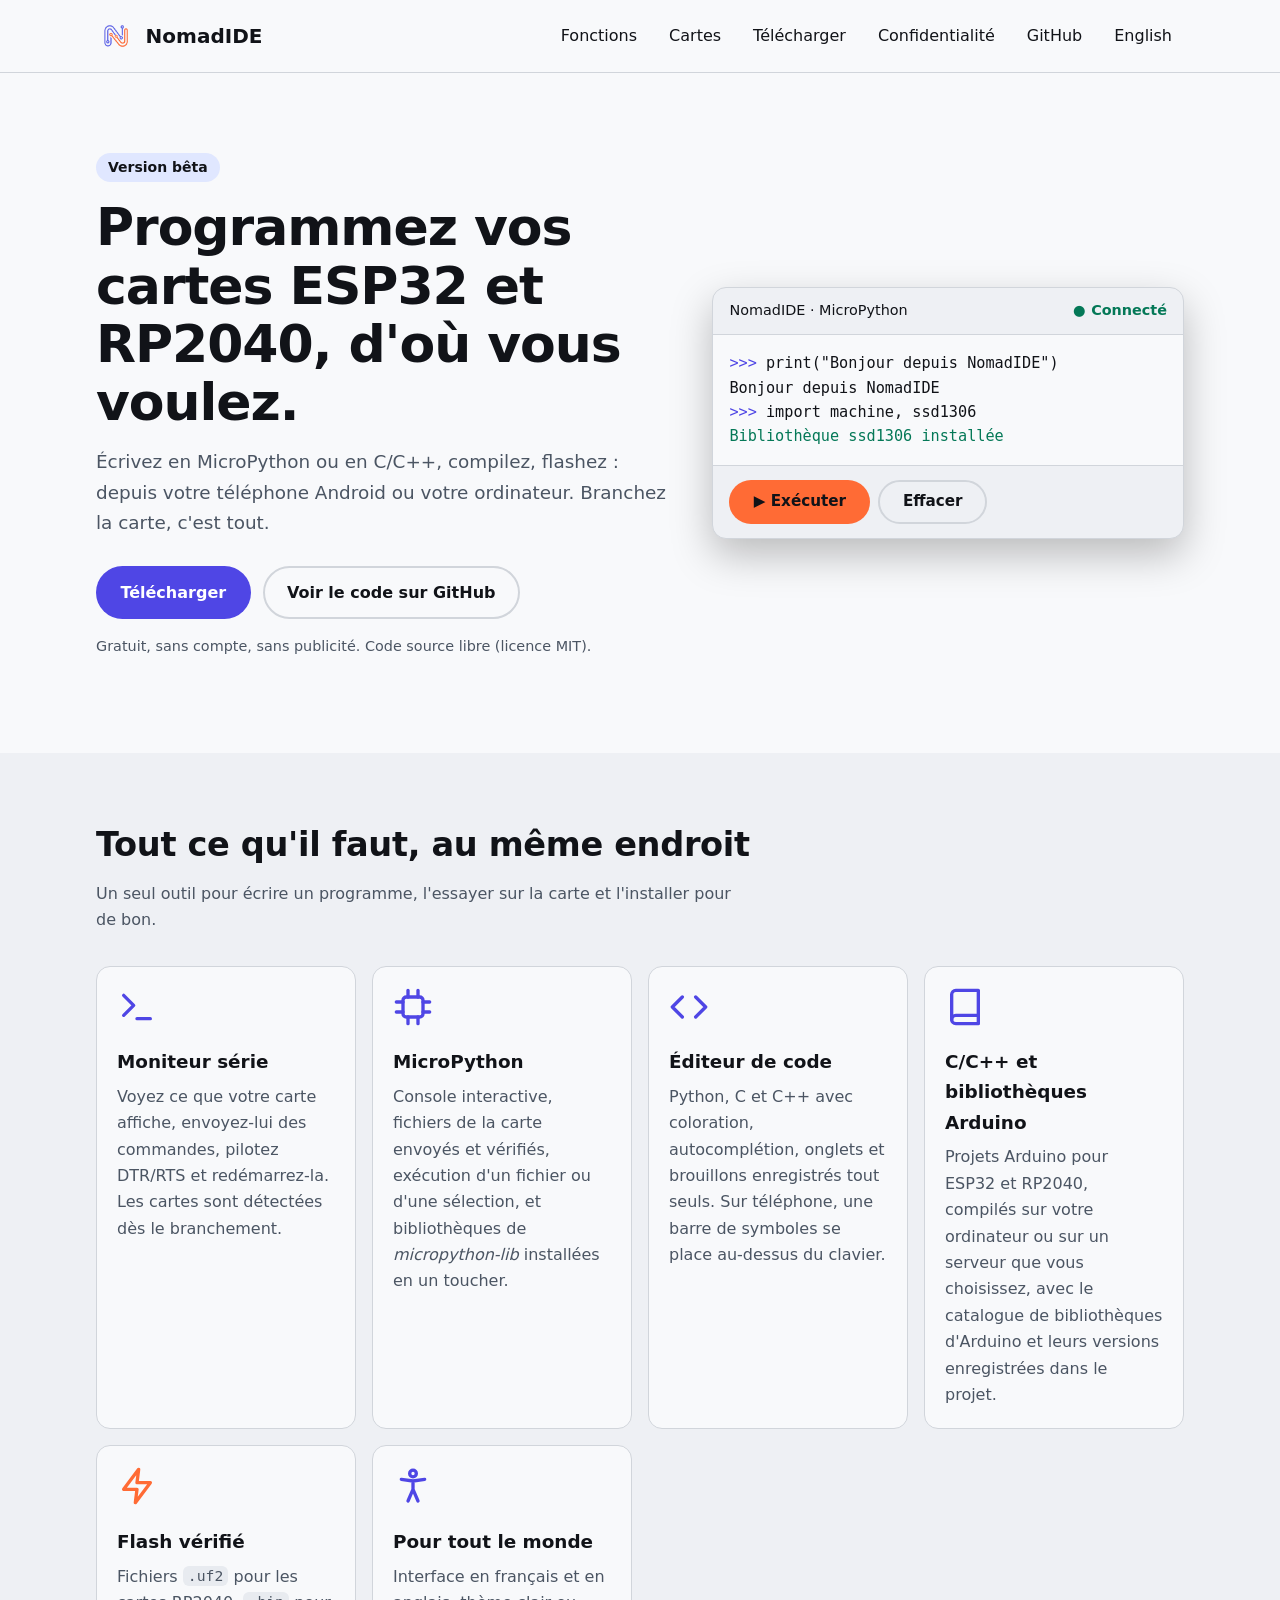
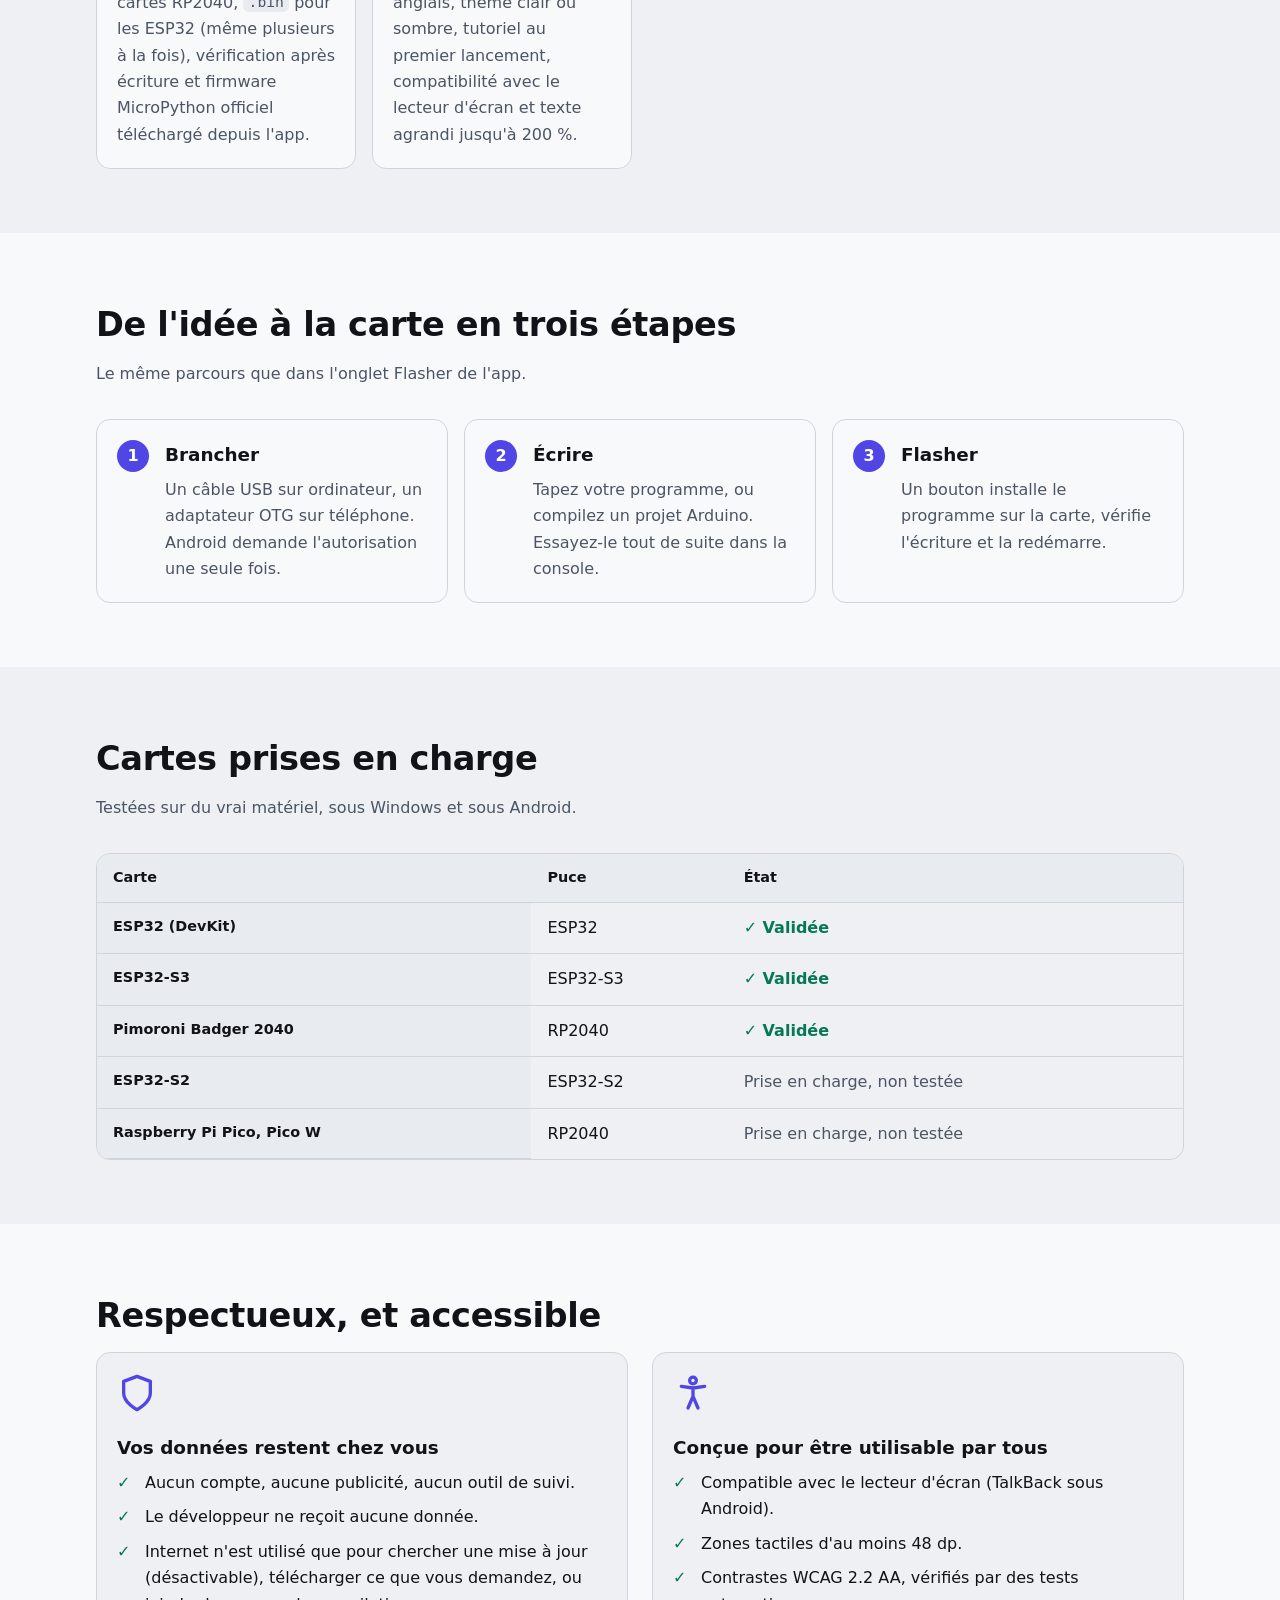
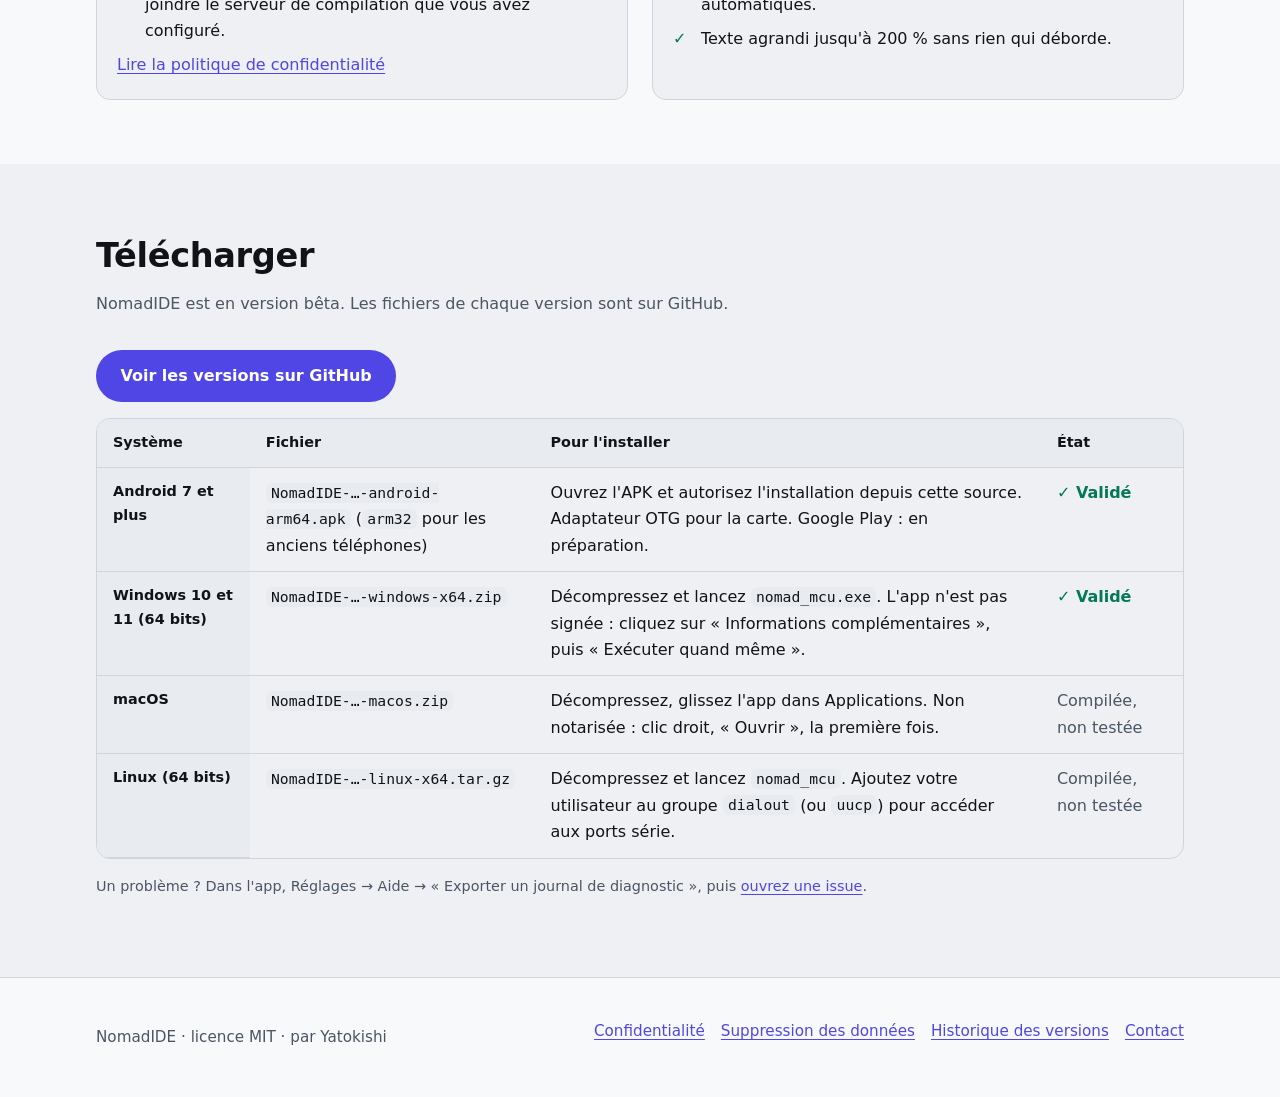
<file: docs/index.html>
<!doctype html>
<html lang="fr">
<head>
<meta charset="utf-8">
<meta name="viewport" content="width=device-width, initial-scale=1">
<title>NomadIDE – Programmez vos cartes ESP32 et RP2040</title>
<meta name="description" content="NomadIDE : écrivez, compilez et flashez du MicroPython et du C/C++ sur vos cartes ESP32 et RP2040, depuis un téléphone Android ou un ordinateur. Sans compte, sans collecte de données.">
<meta name="theme-color" content="#111318">
<link rel="icon" href="brand/NomadIDE.ico">
<link rel="stylesheet" href="assets/site.css">
<link rel="alternate" hreflang="en" href="https://leyapson.github.io/NomadIDE/en/">
<meta property="og:type" content="website">
<meta property="og:title" content="NomadIDE – Programmez vos cartes ESP32 et RP2040">
<meta property="og:description" content="MicroPython et C/C++ pour ESP32 et RP2040, sur téléphone et ordinateur. Sans compte, sans collecte de données.">
<meta property="og:image" content="https://leyapson.github.io/NomadIDE/brand/NomadIDE.png">
<meta property="og:url" content="https://leyapson.github.io/NomadIDE/">
</head>
<body>
<a class="skip" href="#contenu">Aller au contenu</a>

<header class="site-header">
  <div class="wrap">
    <a class="brand" href="./"><img src="brand/NomadIDE.png" alt="" width="40" height="40">NomadIDE</a>
    <nav class="main" aria-label="Navigation principale">
      <a href="#fonctions">Fonctions</a>
      <a href="#cartes">Cartes</a>
      <a href="#telecharger">Télécharger</a>
      <a href="privacy.html#fr">Confidentialité</a>
      <a href="https://github.com/LeYapson/NomadIDE">GitHub</a>
      <a href="en/" hreflang="en" lang="en">English</a>
    </nav>
  </div>
</header>

<main id="contenu">

<section class="hero" aria-labelledby="titre">
  <div class="wrap">
    <div>
      <p class="badge">Version bêta</p>
      <h1 id="titre">Programmez vos cartes ESP32 et RP2040, d'où vous voulez.</h1>
      <p class="lead">Écrivez en MicroPython ou en C/C++, compilez, flashez : depuis votre téléphone Android ou votre ordinateur. Branchez la carte, c'est tout.</p>
      <div class="actions">
        <a class="btn btn-primary" href="#telecharger">Télécharger</a>
        <a class="btn btn-outline" href="https://github.com/LeYapson/NomadIDE">Voir le code sur GitHub</a>
      </div>
      <p class="note">Gratuit, sans compte, sans publicité. Code source libre (licence MIT).</p>
    </div>

    <div class="mock" aria-hidden="true">
      <div class="mock-bar"><span>NomadIDE · MicroPython</span><span class="mock-status">Connecté</span></div>
<pre><span class="in">&gt;&gt;&gt; </span>print("Bonjour depuis NomadIDE")
<span class="out">Bonjour depuis NomadIDE</span>
<span class="in">&gt;&gt;&gt; </span>import machine, ssd1306
<span class="ok">Bibliothèque ssd1306 installée</span></pre>
      <div class="mock-actions"><span class="btn btn-hardware">▶ Exécuter</span><span class="btn btn-outline">Effacer</span></div>
    </div>
  </div>
</section>

<section id="fonctions" class="alt" aria-labelledby="t-fonctions">
  <div class="wrap">
    <h2 id="t-fonctions">Tout ce qu'il faut, au même endroit</h2>
    <p class="section-lead">Un seul outil pour écrire un programme, l'essayer sur la carte et l'installer pour de bon.</p>
    <ul class="grid">
      <li class="card">
        <svg class="icon" viewBox="0 0 24 24" fill="none" stroke="currentColor" stroke-width="2" stroke-linecap="round" stroke-linejoin="round" aria-hidden="true"><polyline points="4 17 10 11 4 5"/><line x1="12" y1="19" x2="20" y2="19"/></svg>
        <h3>Moniteur série</h3>
        <p>Voyez ce que votre carte affiche, envoyez-lui des commandes, pilotez DTR/RTS et redémarrez-la. Les cartes sont détectées dès le branchement.</p>
      </li>
      <li class="card">
        <svg class="icon" viewBox="0 0 24 24" fill="none" stroke="currentColor" stroke-width="2" stroke-linecap="round" stroke-linejoin="round" aria-hidden="true"><rect x="6" y="6" width="12" height="12" rx="2"/><path d="M9 2v4M15 2v4M9 18v4M15 18v4M2 9h4M2 15h4M18 9h4M18 15h4"/></svg>
        <h3>MicroPython</h3>
        <p>Console interactive, fichiers de la carte envoyés et vérifiés, exécution d'un fichier ou d'une sélection, et bibliothèques de <em>micropython-lib</em> installées en un toucher.</p>
      </li>
      <li class="card">
        <svg class="icon" viewBox="0 0 24 24" fill="none" stroke="currentColor" stroke-width="2" stroke-linecap="round" stroke-linejoin="round" aria-hidden="true"><polyline points="16 18 22 12 16 6"/><polyline points="8 6 2 12 8 18"/></svg>
        <h3>Éditeur de code</h3>
        <p>Python, C et C++ avec coloration, autocomplétion, onglets et brouillons enregistrés tout seuls. Sur téléphone, une barre de symboles se place au-dessus du clavier.</p>
      </li>
      <li class="card">
        <svg class="icon" viewBox="0 0 24 24" fill="none" stroke="currentColor" stroke-width="2" stroke-linecap="round" stroke-linejoin="round" aria-hidden="true"><path d="M4 19.5A2.5 2.5 0 0 1 6.5 17H20"/><path d="M6.5 2H20v20H6.5A2.5 2.5 0 0 1 4 19.5v-15A2.5 2.5 0 0 1 6.5 2z"/></svg>
        <h3>C/C++ et bibliothèques Arduino</h3>
        <p>Projets Arduino pour ESP32 et RP2040, compilés sur votre ordinateur ou sur un serveur que vous choisissez, avec le catalogue de bibliothèques d'Arduino et leurs versions enregistrées dans le projet.</p>
      </li>
      <li class="card">
        <svg class="icon hw" viewBox="0 0 24 24" fill="none" stroke="currentColor" stroke-width="2" stroke-linecap="round" stroke-linejoin="round" aria-hidden="true"><polygon points="13 2 4 14 12 14 11 22 20 10 12 10 13 2"/></svg>
        <h3>Flash vérifié</h3>
        <p>Fichiers <code>.uf2</code> pour les cartes RP2040, <code>.bin</code> pour les ESP32 (même plusieurs à la fois), vérification après écriture et firmware MicroPython officiel téléchargé depuis l'app.</p>
      </li>
      <li class="card">
        <svg class="icon" viewBox="0 0 24 24" fill="none" stroke="currentColor" stroke-width="2" stroke-linecap="round" stroke-linejoin="round" aria-hidden="true"><circle cx="12" cy="4.5" r="2"/><path d="M5 8l7 1 7-1M12 9v5M9 21l3-7 3 7"/></svg>
        <h3>Pour tout le monde</h3>
        <p>Interface en français et en anglais, thème clair ou sombre, tutoriel au premier lancement, compatibilité avec le lecteur d'écran et texte agrandi jusqu'à 200 %.</p>
      </li>
    </ul>
  </div>
</section>

<section aria-labelledby="t-etapes">
  <div class="wrap">
    <h2 id="t-etapes">De l'idée à la carte en trois étapes</h2>
    <p class="section-lead">Le même parcours que dans l'onglet Flasher de l'app.</p>
    <ol class="steps">
      <li><h3>Brancher</h3><p>Un câble USB sur ordinateur, un adaptateur OTG sur téléphone. Android demande l'autorisation une seule fois.</p></li>
      <li><h3>Écrire</h3><p>Tapez votre programme, ou compilez un projet Arduino. Essayez-le tout de suite dans la console.</p></li>
      <li><h3>Flasher</h3><p>Un bouton installe le programme sur la carte, vérifie l'écriture et la redémarre.</p></li>
    </ol>
  </div>
</section>

<section id="cartes" class="alt" aria-labelledby="t-cartes">
  <div class="wrap">
    <h2 id="t-cartes">Cartes prises en charge</h2>
    <p class="section-lead">Testées sur du vrai matériel, sous Windows et sous Android.</p>
    <div class="table-scroll" tabindex="0" role="region" aria-label="Tableau des cartes prises en charge">
      <table class="boards">
        <thead><tr><th scope="col">Carte</th><th scope="col">Puce</th><th scope="col">État</th></tr></thead>
        <tbody>
          <tr><th scope="row">ESP32 (DevKit)</th><td>ESP32</td><td class="status"><span class="tag-ok">Validée</span></td></tr>
          <tr><th scope="row">ESP32-S3</th><td>ESP32-S3</td><td class="status"><span class="tag-ok">Validée</span></td></tr>
          <tr><th scope="row">Pimoroni Badger 2040</th><td>RP2040</td><td class="status"><span class="tag-ok">Validée</span></td></tr>
          <tr><th scope="row">ESP32-S2</th><td>ESP32-S2</td><td class="status"><span class="tag-todo">Prise en charge, non testée</span></td></tr>
          <tr><th scope="row">Raspberry Pi Pico, Pico W</th><td>RP2040</td><td class="status"><span class="tag-todo">Prise en charge, non testée</span></td></tr>
        </tbody>
      </table>
    </div>
  </div>
</section>

<section aria-labelledby="t-valeurs">
  <div class="wrap">
    <h2 id="t-valeurs">Respectueux, et accessible</h2>
    <div class="two">
      <div class="card">
        <svg class="icon" viewBox="0 0 24 24" fill="none" stroke="currentColor" stroke-width="2" stroke-linecap="round" stroke-linejoin="round" aria-hidden="true"><path d="M12 22s8-4 8-10V5l-8-3-8 3v7c0 6 8 10 8 10z"/></svg>
        <h3>Vos données restent chez vous</h3>
        <ul class="check">
          <li>Aucun compte, aucune publicité, aucun outil de suivi.</li>
          <li>Le développeur ne reçoit aucune donnée.</li>
          <li>Internet n'est utilisé que pour chercher une mise à jour (désactivable), télécharger ce que vous demandez, ou joindre le serveur de compilation que vous avez configuré.</li>
        </ul>
        <p><a href="privacy.html#fr">Lire la politique de confidentialité</a></p>
      </div>
      <div class="card">
        <svg class="icon" viewBox="0 0 24 24" fill="none" stroke="currentColor" stroke-width="2" stroke-linecap="round" stroke-linejoin="round" aria-hidden="true"><circle cx="12" cy="4.5" r="2"/><path d="M5 8l7 1 7-1M12 9v5M9 21l3-7 3 7"/></svg>
        <h3>Conçue pour être utilisable par tous</h3>
        <ul class="check">
          <li>Compatible avec le lecteur d'écran (TalkBack sous Android).</li>
          <li>Zones tactiles d'au moins 48 dp.</li>
          <li>Contrastes WCAG 2.2 AA, vérifiés par des tests automatiques.</li>
          <li>Texte agrandi jusqu'à 200 % sans rien qui déborde.</li>
        </ul>
      </div>
    </div>
  </div>
</section>

<section id="telecharger" class="alt" aria-labelledby="t-dl">
  <div class="wrap">
    <h2 id="t-dl">Télécharger</h2>
    <p class="section-lead">NomadIDE est en version bêta. Les fichiers de chaque version sont sur GitHub.</p>
    <p><a class="btn btn-primary" href="https://github.com/LeYapson/NomadIDE/releases">Voir les versions sur GitHub</a></p>
    <div class="table-scroll" tabindex="0" role="region" aria-label="Tableau des téléchargements par système">
      <table class="stack" role="table">
        <thead role="rowgroup"><tr role="row"><th scope="col" role="columnheader">Système</th><th scope="col" role="columnheader">Fichier</th><th scope="col" role="columnheader">Pour l'installer</th><th scope="col" role="columnheader">État</th></tr></thead>
        <tbody role="rowgroup">
          <tr role="row">
            <th scope="row" role="rowheader">Android 7 et plus</th>
            <td role="cell" data-label="Fichier"><code>NomadIDE-…-android-arm64.apk</code> (<code>arm32</code> pour les anciens téléphones)</td>
            <td role="cell" data-label="Pour l'installer">Ouvrez l'APK et autorisez l'installation depuis cette source. Adaptateur OTG pour la carte. Google Play : en préparation.</td>
            <td class="status" role="cell" data-label="État"><span class="tag-ok">Validé</span></td>
          </tr>
          <tr role="row">
            <th scope="row" role="rowheader">Windows 10 et 11 (64 bits)</th>
            <td role="cell" data-label="Fichier"><code>NomadIDE-…-windows-x64.zip</code></td>
            <td role="cell" data-label="Pour l'installer">Décompressez et lancez <code>nomad_mcu.exe</code>. L'app n'est pas signée : cliquez sur « Informations complémentaires », puis « Exécuter quand même ».</td>
            <td class="status" role="cell" data-label="État"><span class="tag-ok">Validé</span></td>
          </tr>
          <tr role="row">
            <th scope="row" role="rowheader">macOS</th>
            <td role="cell" data-label="Fichier"><code>NomadIDE-…-macos.zip</code></td>
            <td role="cell" data-label="Pour l'installer">Décompressez, glissez l'app dans Applications. Non notarisée : clic droit, « Ouvrir », la première fois.</td>
            <td class="status" role="cell" data-label="État"><span class="tag-todo">Compilée, non testée</span></td>
          </tr>
          <tr role="row">
            <th scope="row" role="rowheader">Linux (64 bits)</th>
            <td role="cell" data-label="Fichier"><code>NomadIDE-…-linux-x64.tar.gz</code></td>
            <td role="cell" data-label="Pour l'installer">Décompressez et lancez <code>nomad_mcu</code>. Ajoutez votre utilisateur au groupe <code>dialout</code> (ou <code>uucp</code>) pour accéder aux ports série.</td>
            <td class="status" role="cell" data-label="État"><span class="tag-todo">Compilée, non testée</span></td>
          </tr>
        </tbody>
      </table>
    </div>
    <p class="note">Un problème ? Dans l'app, Réglages → Aide → « Exporter un journal de diagnostic », puis <a href="https://github.com/LeYapson/NomadIDE/issues">ouvrez une issue</a>.</p>
  </div>
</section>

</main>

<footer class="site-footer">
  <div class="wrap">
    <p>NomadIDE · licence MIT · par Yatokishi</p>
    <ul>
      <li><a href="privacy.html#fr">Confidentialité</a></li>
      <li><a href="privacy.html#suppression">Suppression des données</a></li>
      <li><a href="https://github.com/LeYapson/NomadIDE/blob/main/CHANGELOG.md">Historique des versions</a></li>
      <li><a href="mailto:yapsonstudio@gmail.com">Contact</a></li>
    </ul>
  </div>
</footer>
</body>
</html>
</file>
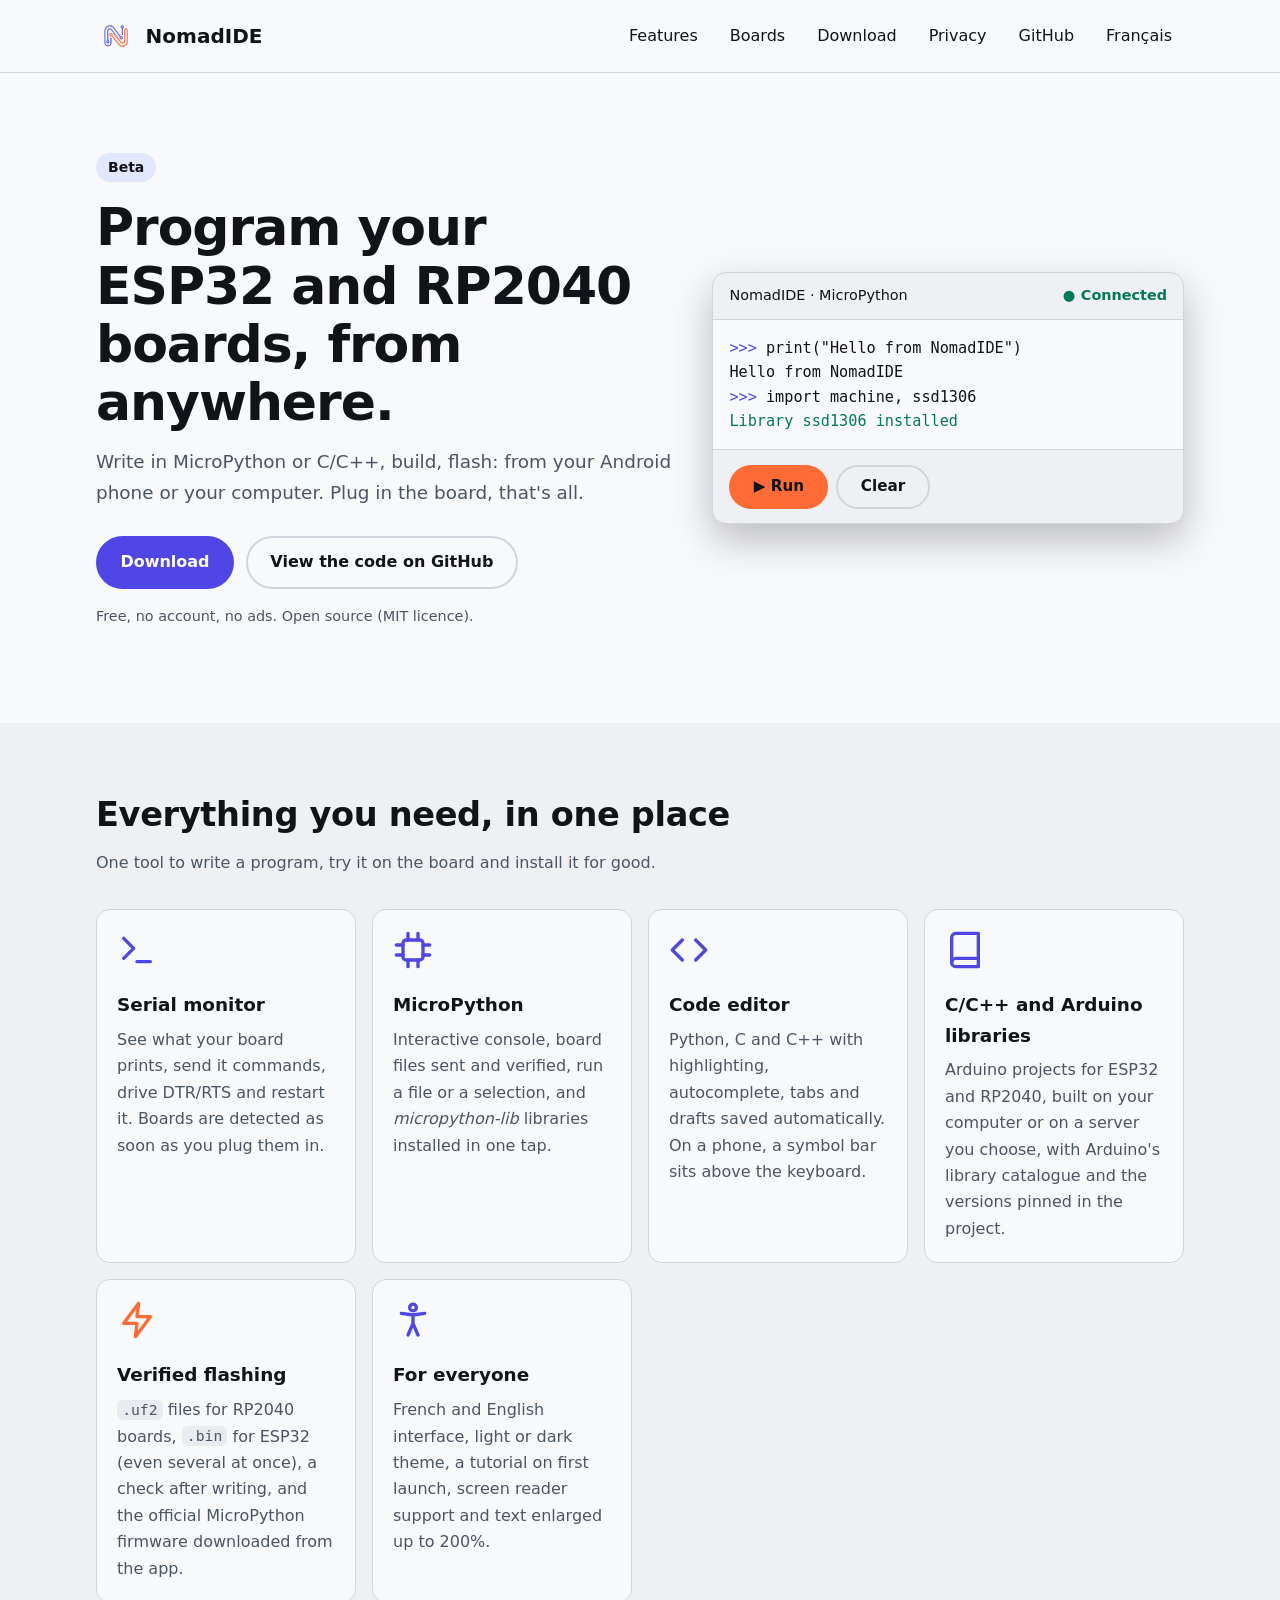
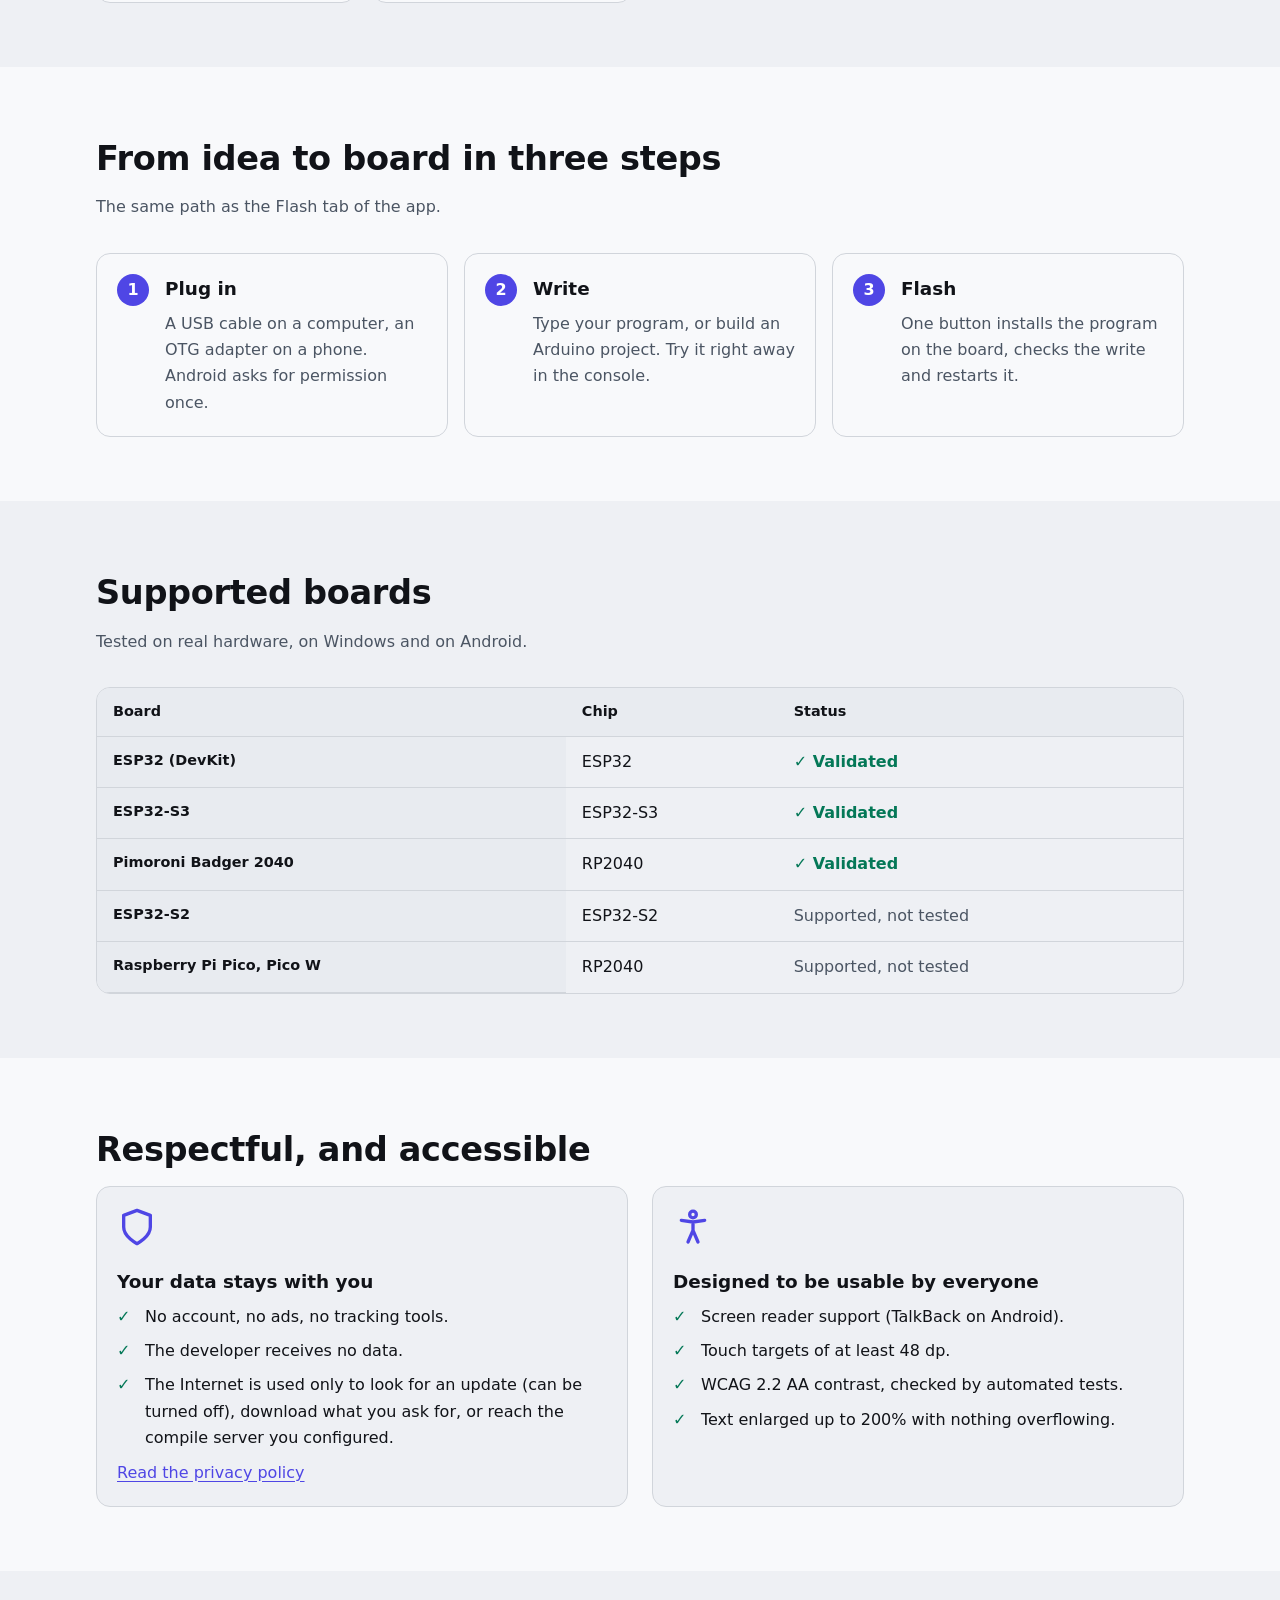
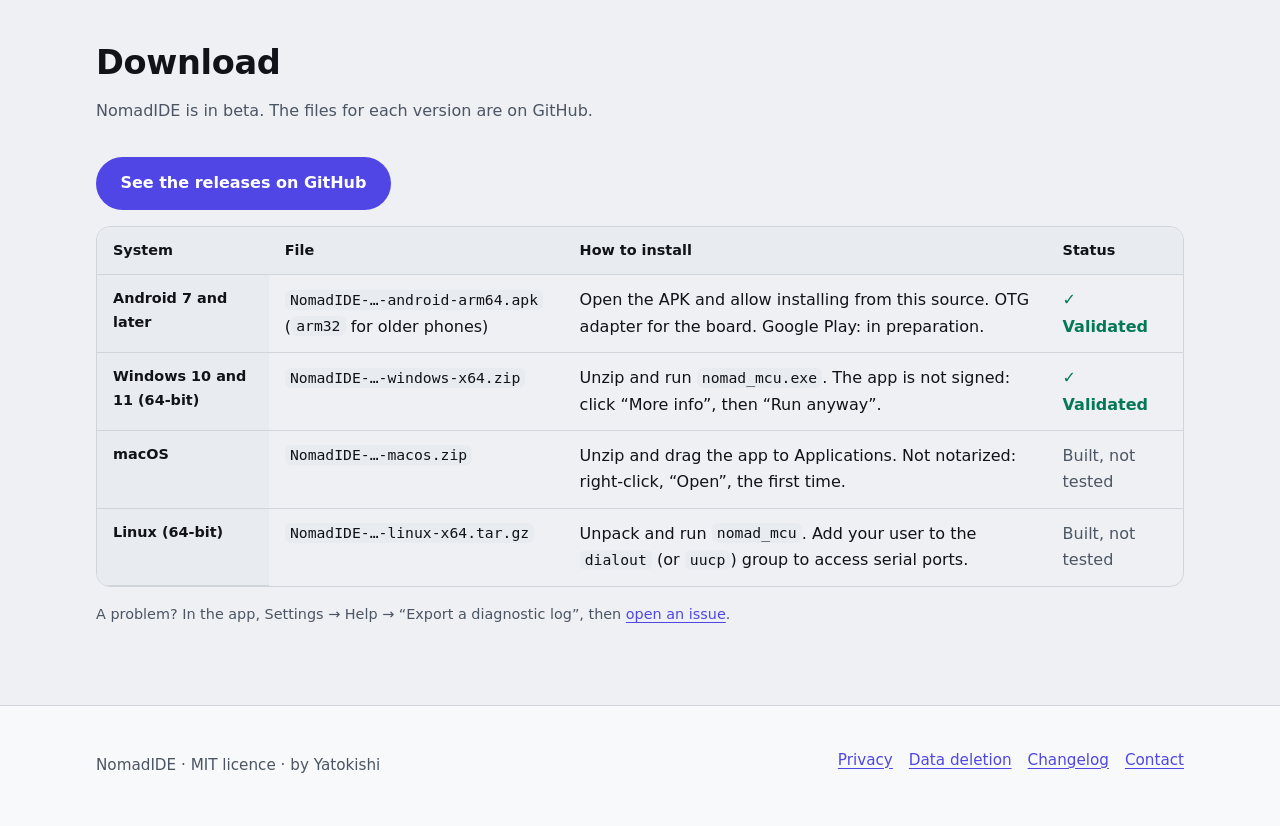
<file: docs/en/index.html>
<!doctype html>
<html lang="en">
<head>
<meta charset="utf-8">
<meta name="viewport" content="width=device-width, initial-scale=1">
<title>NomadIDE – Program your ESP32 and RP2040 boards</title>
<meta name="description" content="NomadIDE: write, build and flash MicroPython and C/C++ on your ESP32 and RP2040 boards, from an Android phone or a computer. No account, no data collection.">
<meta name="theme-color" content="#111318">
<link rel="icon" href="../brand/NomadIDE.ico">
<link rel="stylesheet" href="../assets/site.css">
<link rel="alternate" hreflang="fr" href="https://leyapson.github.io/NomadIDE/">
<meta property="og:type" content="website">
<meta property="og:title" content="NomadIDE – Program your ESP32 and RP2040 boards">
<meta property="og:description" content="MicroPython and C/C++ for ESP32 and RP2040, on phone and computer. No account, no data collection.">
<meta property="og:image" content="https://leyapson.github.io/NomadIDE/brand/NomadIDE.png">
<meta property="og:url" content="https://leyapson.github.io/NomadIDE/en/">
</head>
<body>
<a class="skip" href="#content">Skip to content</a>

<header class="site-header">
  <div class="wrap">
    <a class="brand" href="./"><img src="../brand/NomadIDE.png" alt="" width="40" height="40">NomadIDE</a>
    <nav class="main" aria-label="Main navigation">
      <a href="#features">Features</a>
      <a href="#boards">Boards</a>
      <a href="#download">Download</a>
      <a href="../privacy.html#en">Privacy</a>
      <a href="https://github.com/LeYapson/NomadIDE">GitHub</a>
      <a href="../" hreflang="fr" lang="fr">Français</a>
    </nav>
  </div>
</header>

<main id="content">

<section class="hero" aria-labelledby="title">
  <div class="wrap">
    <div>
      <p class="badge">Beta</p>
      <h1 id="title">Program your ESP32 and RP2040 boards, from anywhere.</h1>
      <p class="lead">Write in MicroPython or C/C++, build, flash: from your Android phone or your computer. Plug in the board, that's all.</p>
      <div class="actions">
        <a class="btn btn-primary" href="#download">Download</a>
        <a class="btn btn-outline" href="https://github.com/LeYapson/NomadIDE">View the code on GitHub</a>
      </div>
      <p class="note">Free, no account, no ads. Open source (MIT licence).</p>
    </div>

    <div class="mock" aria-hidden="true">
      <div class="mock-bar"><span>NomadIDE · MicroPython</span><span class="mock-status">Connected</span></div>
<pre><span class="in">&gt;&gt;&gt; </span>print("Hello from NomadIDE")
<span class="out">Hello from NomadIDE</span>
<span class="in">&gt;&gt;&gt; </span>import machine, ssd1306
<span class="ok">Library ssd1306 installed</span></pre>
      <div class="mock-actions"><span class="btn btn-hardware">▶ Run</span><span class="btn btn-outline">Clear</span></div>
    </div>
  </div>
</section>

<section id="features" class="alt" aria-labelledby="t-features">
  <div class="wrap">
    <h2 id="t-features">Everything you need, in one place</h2>
    <p class="section-lead">One tool to write a program, try it on the board and install it for good.</p>
    <ul class="grid">
      <li class="card">
        <svg class="icon" viewBox="0 0 24 24" fill="none" stroke="currentColor" stroke-width="2" stroke-linecap="round" stroke-linejoin="round" aria-hidden="true"><polyline points="4 17 10 11 4 5"/><line x1="12" y1="19" x2="20" y2="19"/></svg>
        <h3>Serial monitor</h3>
        <p>See what your board prints, send it commands, drive DTR/RTS and restart it. Boards are detected as soon as you plug them in.</p>
      </li>
      <li class="card">
        <svg class="icon" viewBox="0 0 24 24" fill="none" stroke="currentColor" stroke-width="2" stroke-linecap="round" stroke-linejoin="round" aria-hidden="true"><rect x="6" y="6" width="12" height="12" rx="2"/><path d="M9 2v4M15 2v4M9 18v4M15 18v4M2 9h4M2 15h4M18 9h4M18 15h4"/></svg>
        <h3>MicroPython</h3>
        <p>Interactive console, board files sent and verified, run a file or a selection, and <em>micropython-lib</em> libraries installed in one tap.</p>
      </li>
      <li class="card">
        <svg class="icon" viewBox="0 0 24 24" fill="none" stroke="currentColor" stroke-width="2" stroke-linecap="round" stroke-linejoin="round" aria-hidden="true"><polyline points="16 18 22 12 16 6"/><polyline points="8 6 2 12 8 18"/></svg>
        <h3>Code editor</h3>
        <p>Python, C and C++ with highlighting, autocomplete, tabs and drafts saved automatically. On a phone, a symbol bar sits above the keyboard.</p>
      </li>
      <li class="card">
        <svg class="icon" viewBox="0 0 24 24" fill="none" stroke="currentColor" stroke-width="2" stroke-linecap="round" stroke-linejoin="round" aria-hidden="true"><path d="M4 19.5A2.5 2.5 0 0 1 6.5 17H20"/><path d="M6.5 2H20v20H6.5A2.5 2.5 0 0 1 4 19.5v-15A2.5 2.5 0 0 1 6.5 2z"/></svg>
        <h3>C/C++ and Arduino libraries</h3>
        <p>Arduino projects for ESP32 and RP2040, built on your computer or on a server you choose, with Arduino's library catalogue and the versions pinned in the project.</p>
      </li>
      <li class="card">
        <svg class="icon hw" viewBox="0 0 24 24" fill="none" stroke="currentColor" stroke-width="2" stroke-linecap="round" stroke-linejoin="round" aria-hidden="true"><polygon points="13 2 4 14 12 14 11 22 20 10 12 10 13 2"/></svg>
        <h3>Verified flashing</h3>
        <p><code>.uf2</code> files for RP2040 boards, <code>.bin</code> for ESP32 (even several at once), a check after writing, and the official MicroPython firmware downloaded from the app.</p>
      </li>
      <li class="card">
        <svg class="icon" viewBox="0 0 24 24" fill="none" stroke="currentColor" stroke-width="2" stroke-linecap="round" stroke-linejoin="round" aria-hidden="true"><circle cx="12" cy="4.5" r="2"/><path d="M5 8l7 1 7-1M12 9v5M9 21l3-7 3 7"/></svg>
        <h3>For everyone</h3>
        <p>French and English interface, light or dark theme, a tutorial on first launch, screen reader support and text enlarged up to 200%.</p>
      </li>
    </ul>
  </div>
</section>

<section aria-labelledby="t-steps">
  <div class="wrap">
    <h2 id="t-steps">From idea to board in three steps</h2>
    <p class="section-lead">The same path as the Flash tab of the app.</p>
    <ol class="steps">
      <li><h3>Plug in</h3><p>A USB cable on a computer, an OTG adapter on a phone. Android asks for permission once.</p></li>
      <li><h3>Write</h3><p>Type your program, or build an Arduino project. Try it right away in the console.</p></li>
      <li><h3>Flash</h3><p>One button installs the program on the board, checks the write and restarts it.</p></li>
    </ol>
  </div>
</section>

<section id="boards" class="alt" aria-labelledby="t-boards">
  <div class="wrap">
    <h2 id="t-boards">Supported boards</h2>
    <p class="section-lead">Tested on real hardware, on Windows and on Android.</p>
    <div class="table-scroll" tabindex="0" role="region" aria-label="Table of supported boards">
      <table class="boards">
        <thead><tr><th scope="col">Board</th><th scope="col">Chip</th><th scope="col">Status</th></tr></thead>
        <tbody>
          <tr><th scope="row">ESP32 (DevKit)</th><td>ESP32</td><td class="status"><span class="tag-ok">Validated</span></td></tr>
          <tr><th scope="row">ESP32-S3</th><td>ESP32-S3</td><td class="status"><span class="tag-ok">Validated</span></td></tr>
          <tr><th scope="row">Pimoroni Badger 2040</th><td>RP2040</td><td class="status"><span class="tag-ok">Validated</span></td></tr>
          <tr><th scope="row">ESP32-S2</th><td>ESP32-S2</td><td class="status"><span class="tag-todo">Supported, not tested</span></td></tr>
          <tr><th scope="row">Raspberry Pi Pico, Pico W</th><td>RP2040</td><td class="status"><span class="tag-todo">Supported, not tested</span></td></tr>
        </tbody>
      </table>
    </div>
  </div>
</section>

<section aria-labelledby="t-values">
  <div class="wrap">
    <h2 id="t-values">Respectful, and accessible</h2>
    <div class="two">
      <div class="card">
        <svg class="icon" viewBox="0 0 24 24" fill="none" stroke="currentColor" stroke-width="2" stroke-linecap="round" stroke-linejoin="round" aria-hidden="true"><path d="M12 22s8-4 8-10V5l-8-3-8 3v7c0 6 8 10 8 10z"/></svg>
        <h3>Your data stays with you</h3>
        <ul class="check">
          <li>No account, no ads, no tracking tools.</li>
          <li>The developer receives no data.</li>
          <li>The Internet is used only to look for an update (can be turned off), download what you ask for, or reach the compile server you configured.</li>
        </ul>
        <p><a href="../privacy.html#en">Read the privacy policy</a></p>
      </div>
      <div class="card">
        <svg class="icon" viewBox="0 0 24 24" fill="none" stroke="currentColor" stroke-width="2" stroke-linecap="round" stroke-linejoin="round" aria-hidden="true"><circle cx="12" cy="4.5" r="2"/><path d="M5 8l7 1 7-1M12 9v5M9 21l3-7 3 7"/></svg>
        <h3>Designed to be usable by everyone</h3>
        <ul class="check">
          <li>Screen reader support (TalkBack on Android).</li>
          <li>Touch targets of at least 48 dp.</li>
          <li>WCAG 2.2 AA contrast, checked by automated tests.</li>
          <li>Text enlarged up to 200% with nothing overflowing.</li>
        </ul>
      </div>
    </div>
  </div>
</section>

<section id="download" class="alt" aria-labelledby="t-dl">
  <div class="wrap">
    <h2 id="t-dl">Download</h2>
    <p class="section-lead">NomadIDE is in beta. The files for each version are on GitHub.</p>
    <p><a class="btn btn-primary" href="https://github.com/LeYapson/NomadIDE/releases">See the releases on GitHub</a></p>
    <div class="table-scroll" tabindex="0" role="region" aria-label="Downloads by system">
      <table class="stack" role="table">
        <thead role="rowgroup"><tr role="row"><th scope="col" role="columnheader">System</th><th scope="col" role="columnheader">File</th><th scope="col" role="columnheader">How to install</th><th scope="col" role="columnheader">Status</th></tr></thead>
        <tbody role="rowgroup">
          <tr role="row">
            <th scope="row" role="rowheader">Android 7 and later</th>
            <td role="cell" data-label="File"><code>NomadIDE-…-android-arm64.apk</code> (<code>arm32</code> for older phones)</td>
            <td role="cell" data-label="How to install">Open the APK and allow installing from this source. OTG adapter for the board. Google Play: in preparation.</td>
            <td class="status" role="cell" data-label="Status"><span class="tag-ok">Validated</span></td>
          </tr>
          <tr role="row">
            <th scope="row" role="rowheader">Windows 10 and 11 (64-bit)</th>
            <td role="cell" data-label="File"><code>NomadIDE-…-windows-x64.zip</code></td>
            <td role="cell" data-label="How to install">Unzip and run <code>nomad_mcu.exe</code>. The app is not signed: click “More info”, then “Run anyway”.</td>
            <td class="status" role="cell" data-label="Status"><span class="tag-ok">Validated</span></td>
          </tr>
          <tr role="row">
            <th scope="row" role="rowheader">macOS</th>
            <td role="cell" data-label="File"><code>NomadIDE-…-macos.zip</code></td>
            <td role="cell" data-label="How to install">Unzip and drag the app to Applications. Not notarized: right-click, “Open”, the first time.</td>
            <td class="status" role="cell" data-label="Status"><span class="tag-todo">Built, not tested</span></td>
          </tr>
          <tr role="row">
            <th scope="row" role="rowheader">Linux (64-bit)</th>
            <td role="cell" data-label="File"><code>NomadIDE-…-linux-x64.tar.gz</code></td>
            <td role="cell" data-label="How to install">Unpack and run <code>nomad_mcu</code>. Add your user to the <code>dialout</code> (or <code>uucp</code>) group to access serial ports.</td>
            <td class="status" role="cell" data-label="Status"><span class="tag-todo">Built, not tested</span></td>
          </tr>
        </tbody>
      </table>
    </div>
    <p class="note">A problem? In the app, Settings → Help → “Export a diagnostic log”, then <a href="https://github.com/LeYapson/NomadIDE/issues">open an issue</a>.</p>
  </div>
</section>

</main>

<footer class="site-footer">
  <div class="wrap">
    <p>NomadIDE · MIT licence · by Yatokishi</p>
    <ul>
      <li><a href="../privacy.html#en">Privacy</a></li>
      <li><a href="../privacy.html#deletion">Data deletion</a></li>
      <li><a href="https://github.com/LeYapson/NomadIDE/blob/main/CHANGELOG.md">Changelog</a></li>
      <li><a href="mailto:yapsonstudio@gmail.com">Contact</a></li>
    </ul>
  </div>
</footer>
</body>
</html>
</file>
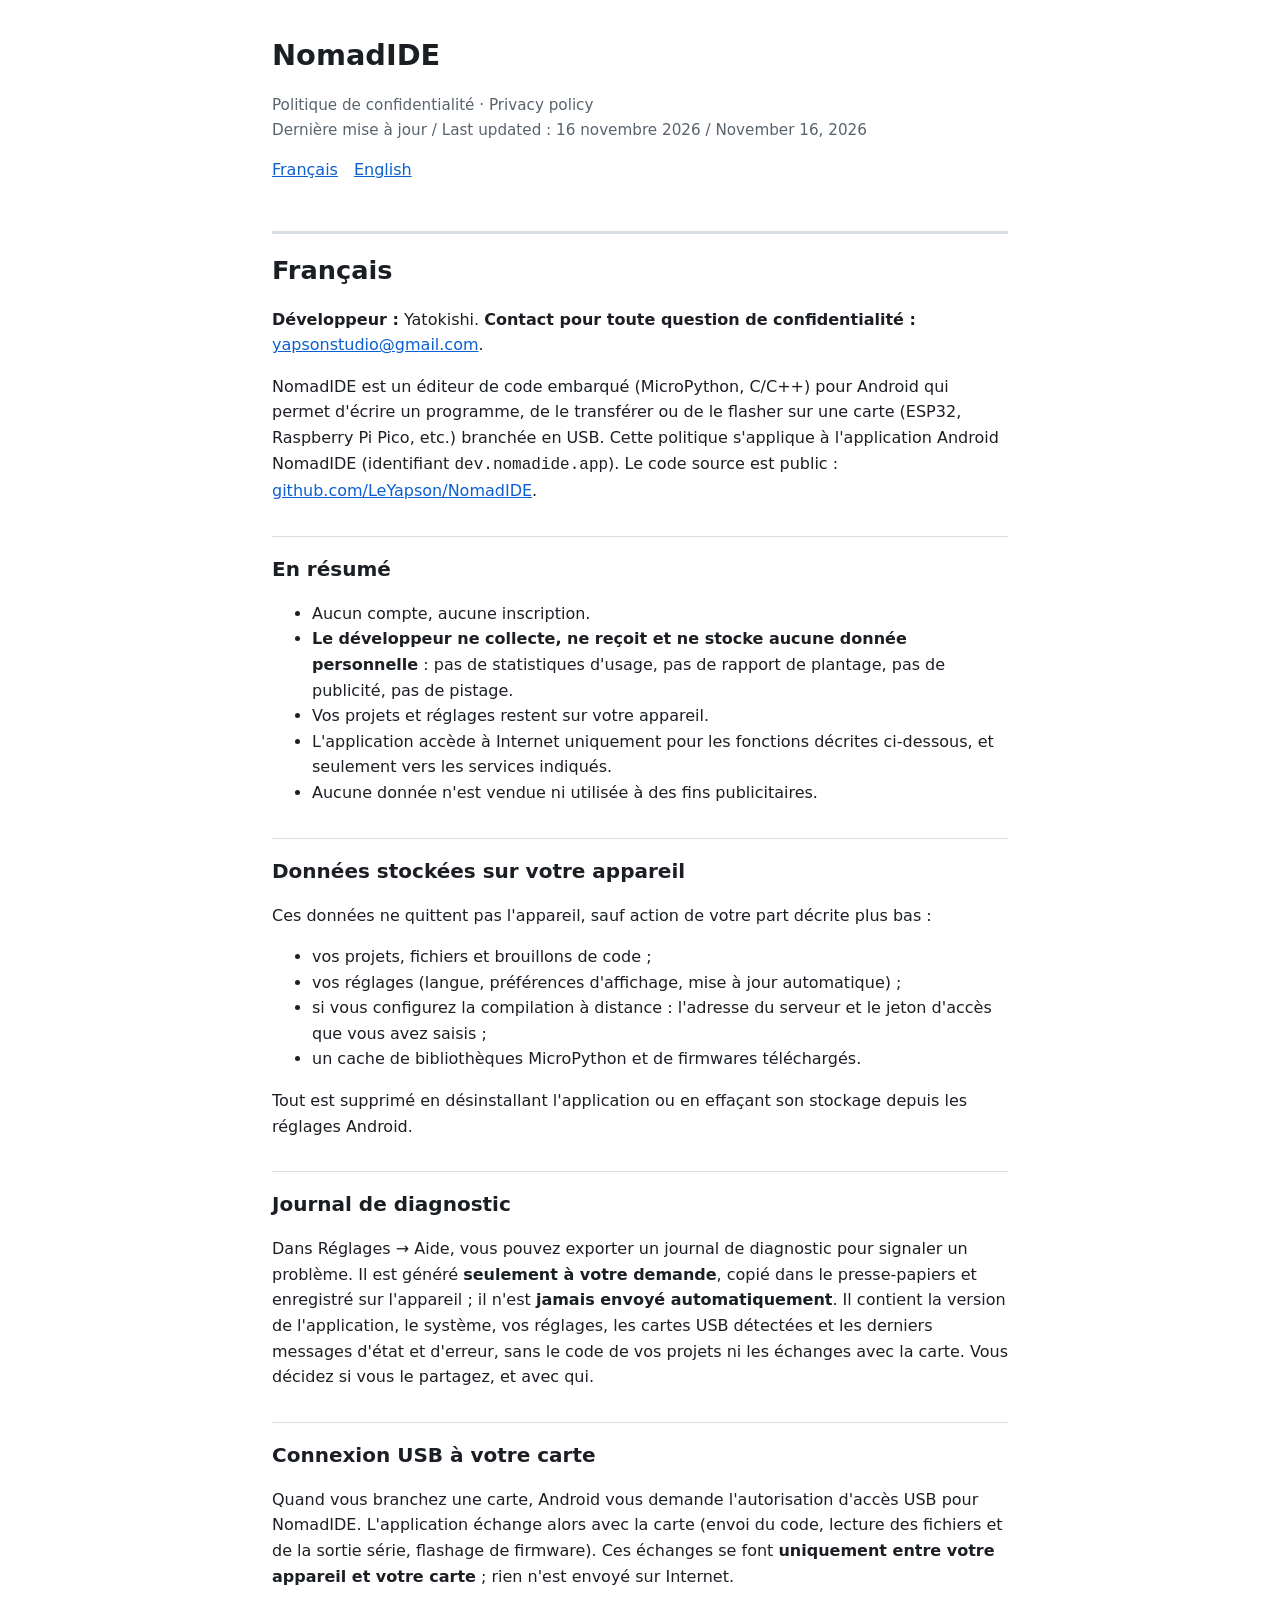
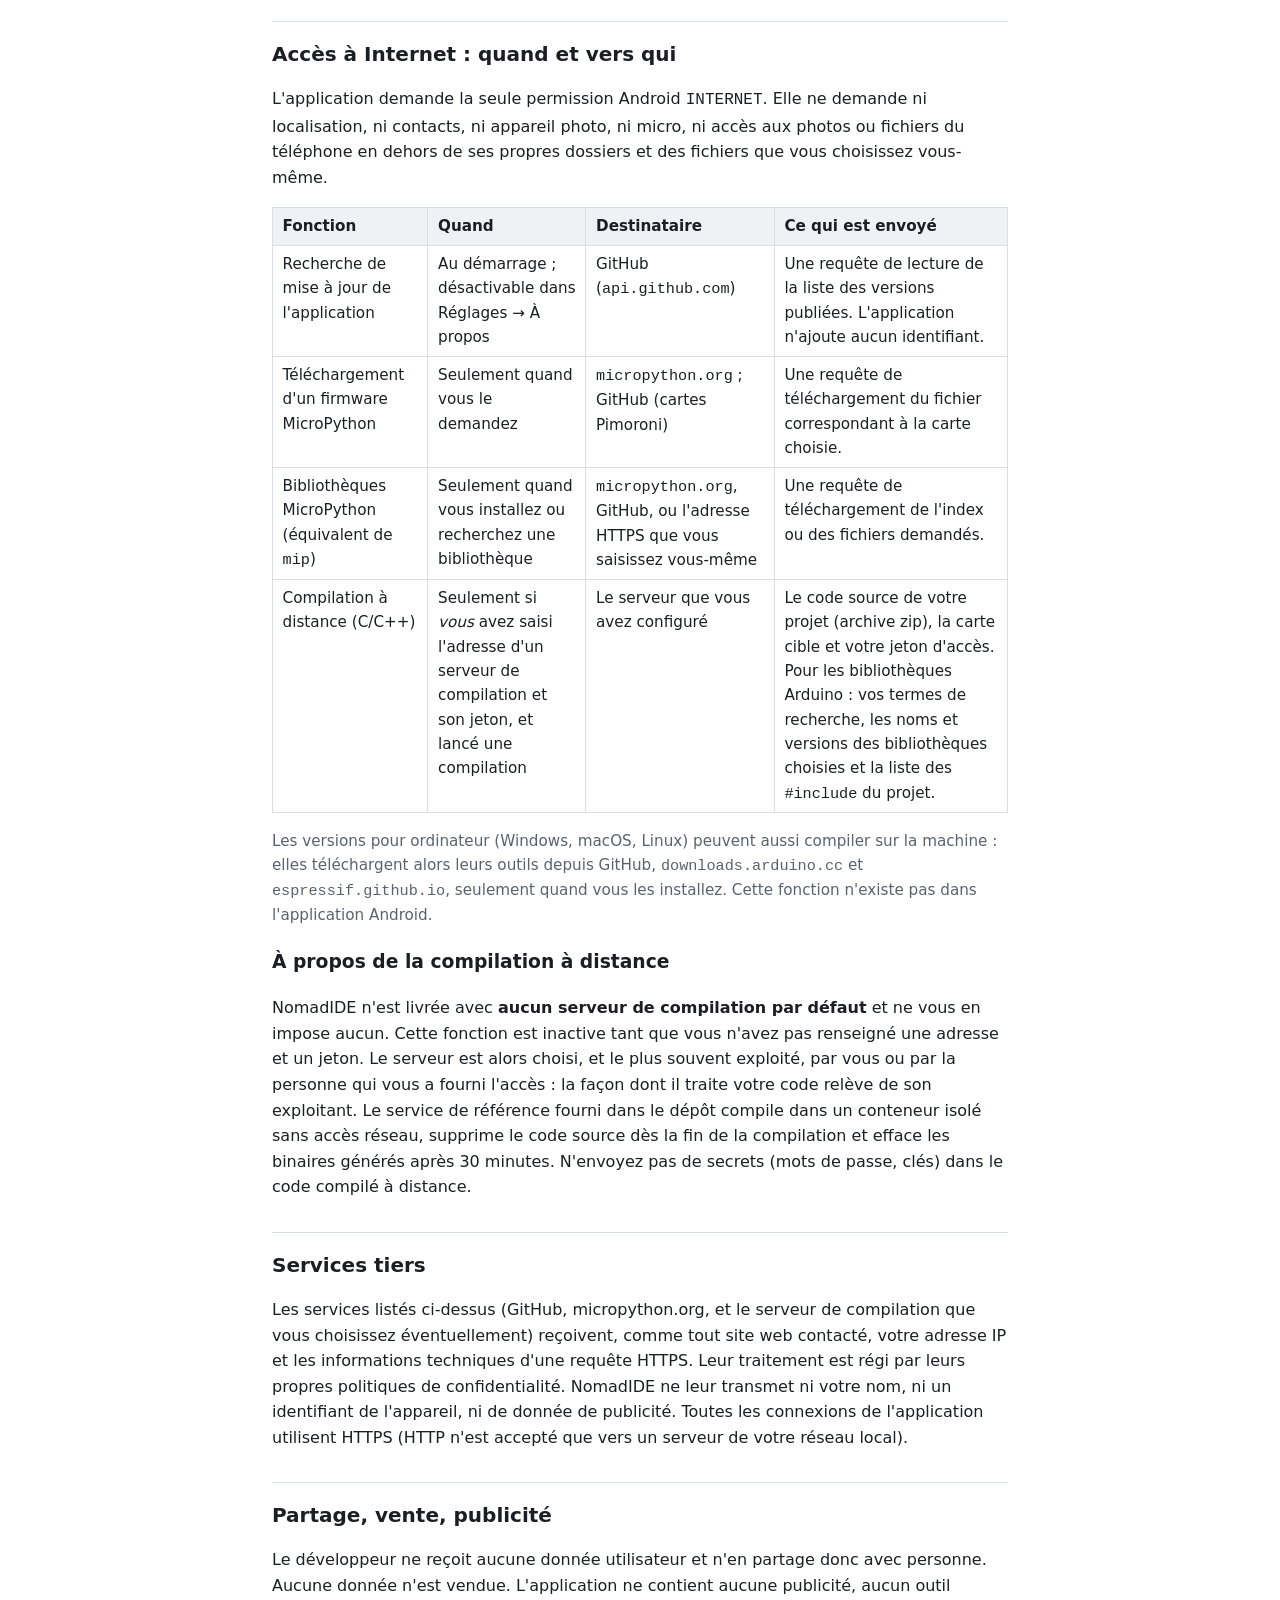
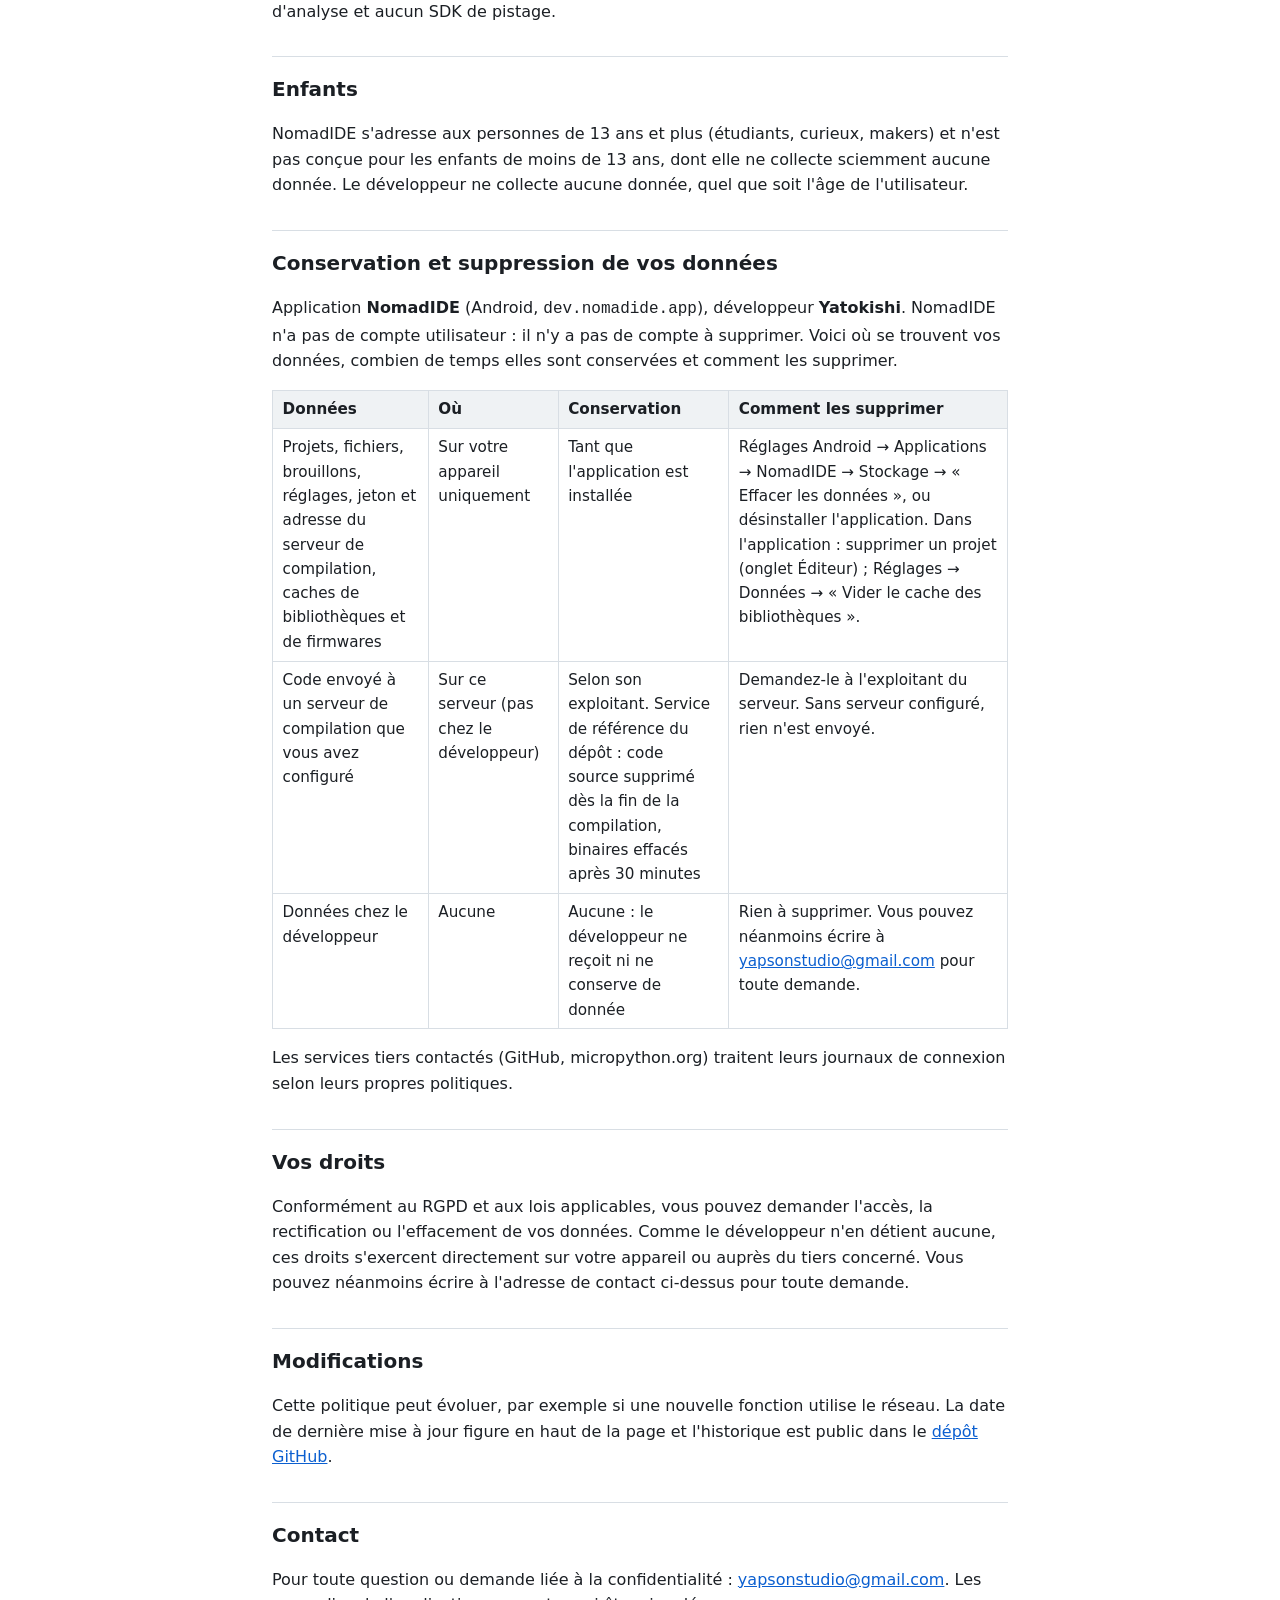
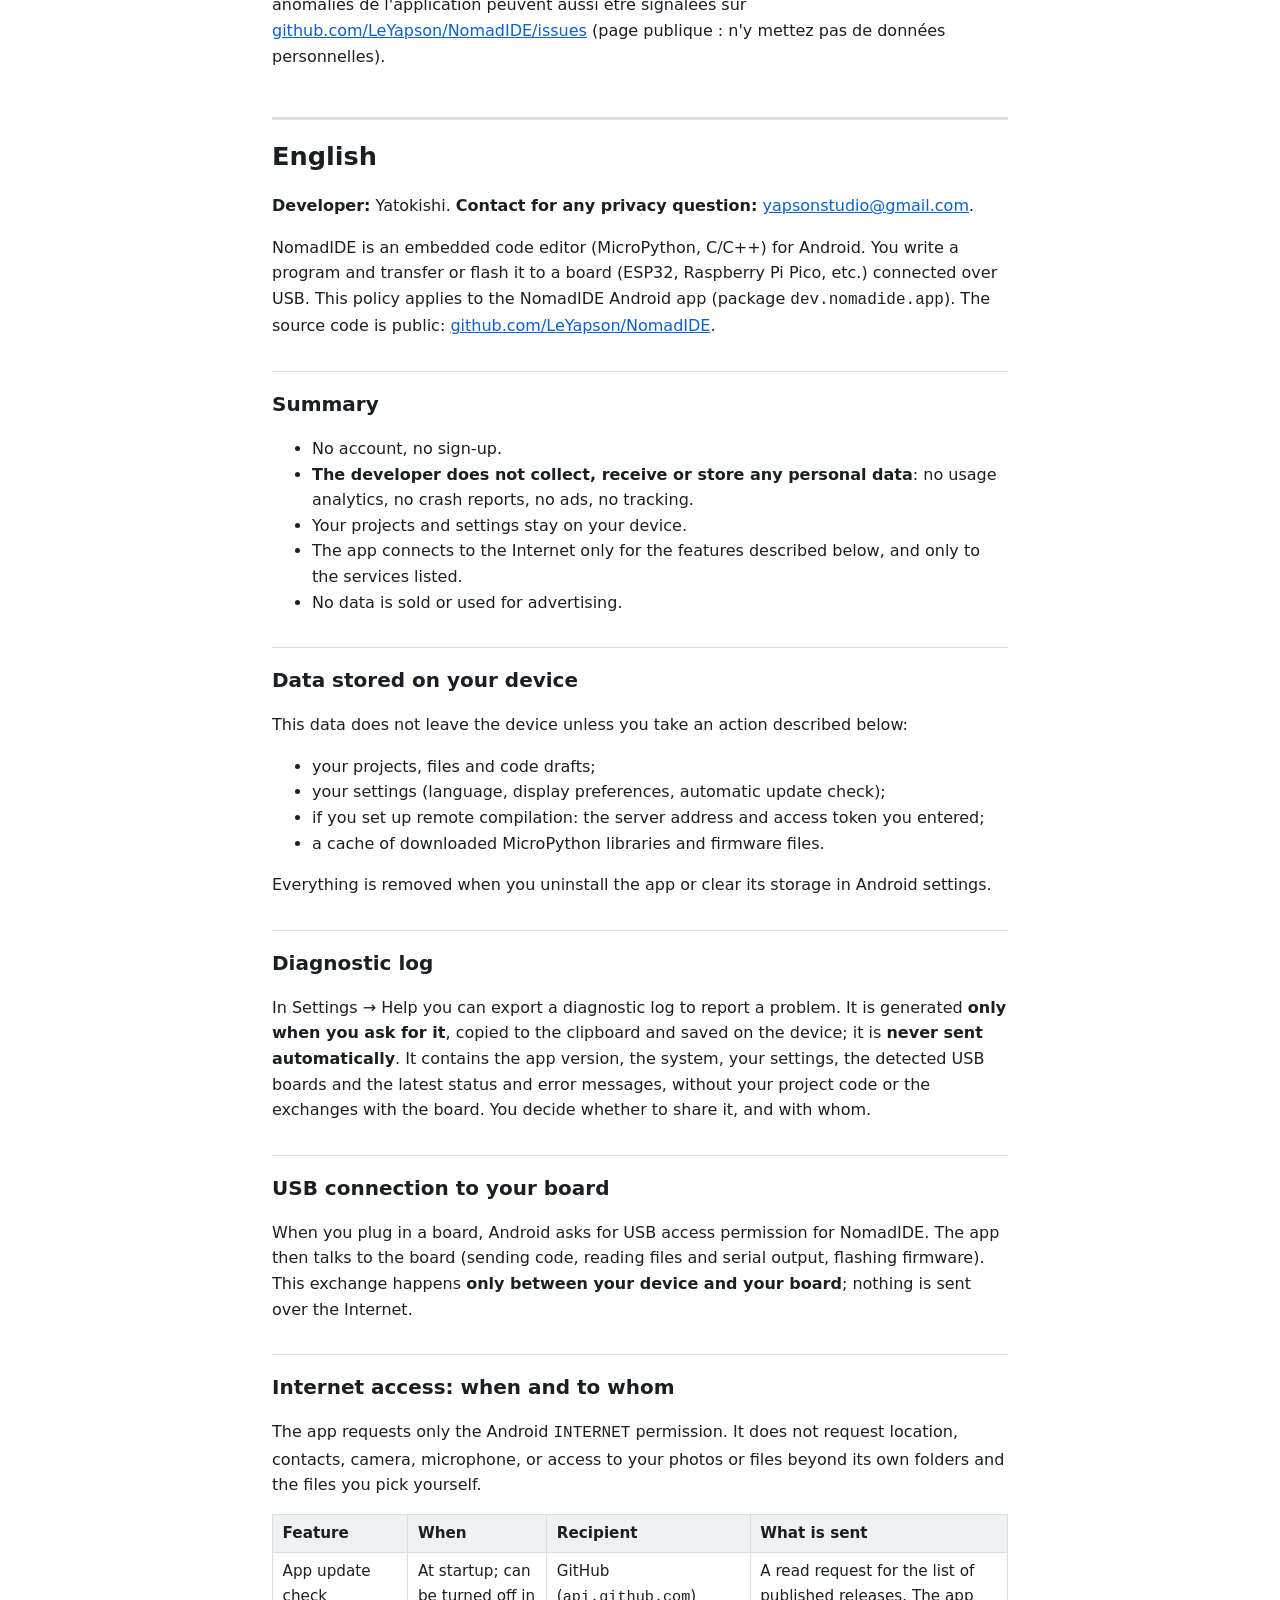
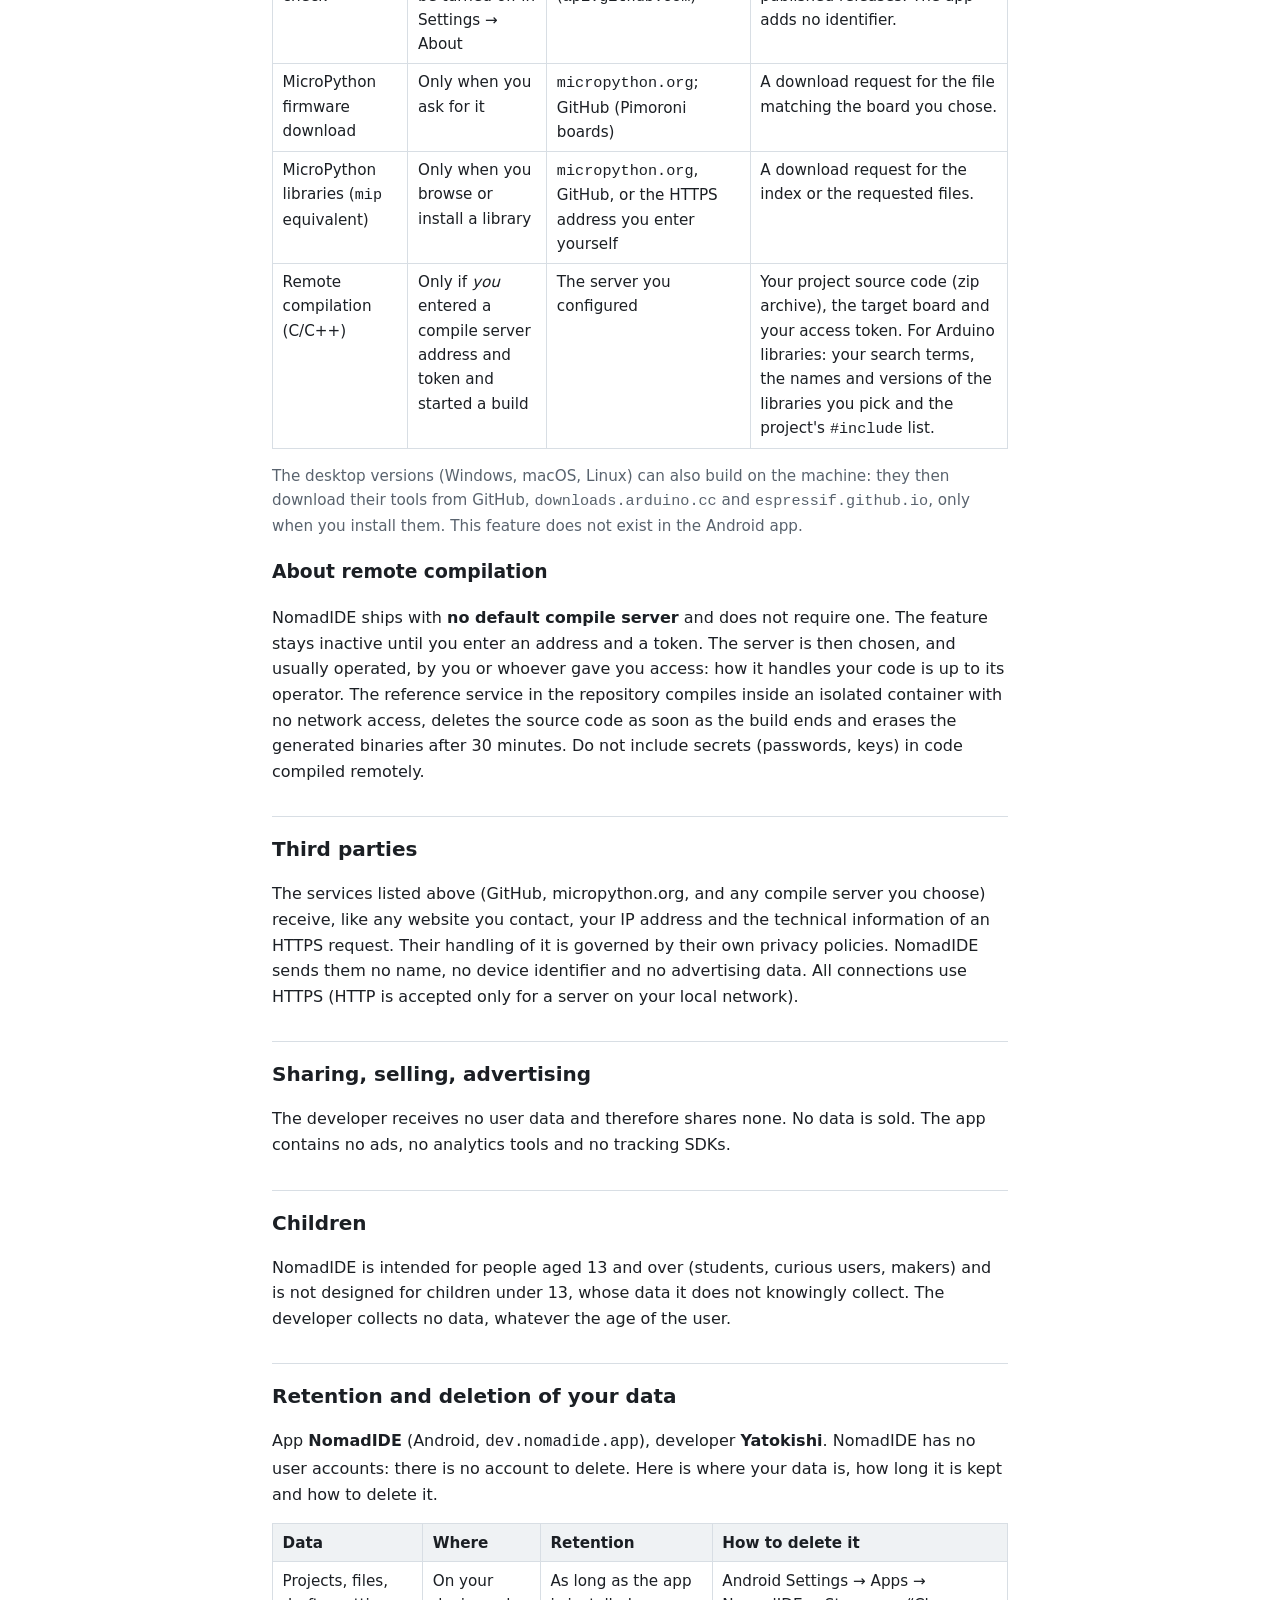
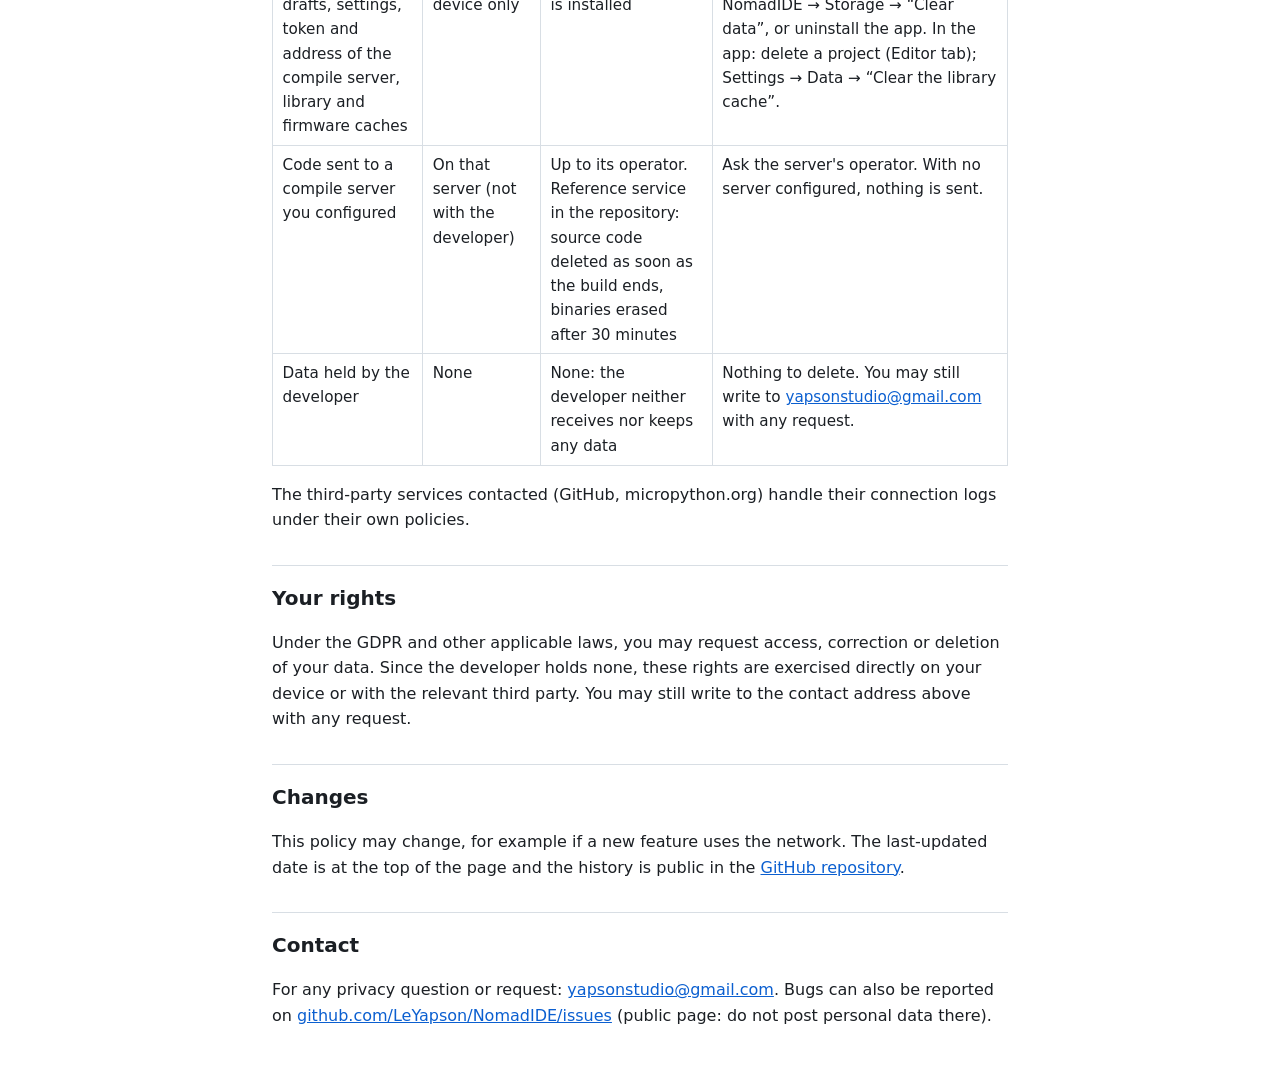
<file: docs/privacy.html>
<!doctype html>
<html lang="fr">
<head>
<meta charset="utf-8">
<meta name="viewport" content="width=device-width, initial-scale=1">
<title>NomadIDE – Politique de confidentialité / Privacy policy</title>
<meta name="description" content="Politique de confidentialité de l'application NomadIDE (Android). Privacy policy of the NomadIDE app.">
<style>
  :root { color-scheme: light dark; --fg:#1b1f24; --bg:#fff; --muted:#59636e; --line:#d8dee4; --link:#0b5fd0; }
  @media (prefers-color-scheme: dark) { :root { --fg:#e6edf3; --bg:#0d1117; --muted:#9198a1; --line:#30363d; --link:#58a6ff; } }
  body { margin:0; background:var(--bg); color:var(--fg); font:16px/1.6 system-ui,-apple-system,"Segoe UI",Roboto,sans-serif; }
  main { max-width:46rem; margin:0 auto; padding:2rem 16px 4rem; }
  h1 { font-size:1.8rem; margin:0 0 .25rem; }
  h2 { font-size:1.25rem; margin:2rem 0 .5rem; padding-top:1rem; border-top:1px solid var(--line); }
  h2.lang { font-size:1.6rem; border-top:3px solid var(--line); margin-top:3rem; }
  a { color:var(--link); }
  .muted { color:var(--muted); font-size:.95rem; }
  nav a { margin-right:1rem; }
  table { border-collapse:collapse; width:100%; font-size:.95rem; }
  th, td { border:1px solid var(--line); padding:.4rem .6rem; text-align:left; vertical-align:top; }
  th { background:color-mix(in srgb, var(--line) 40%, transparent); }
  .scroll { overflow-x:auto; }
</style>
</head>
<body>
<main>

<h1>NomadIDE</h1>
<p class="muted">Politique de confidentialité · Privacy policy<br>
Dernière mise à jour / Last updated : 16 novembre 2026 / November 16, 2026</p>
<nav><a href="#fr">Français</a><a href="#en">English</a></nav>

<!-- ===================================================== FRANÇAIS -->
<h2 class="lang" id="fr" lang="fr">Français</h2>
<div lang="fr">

<p><strong>Développeur :</strong> Yatokishi. <strong>Contact pour toute question de confidentialité :</strong> <a href="mailto:yapsonstudio@gmail.com">yapsonstudio@gmail.com</a>.</p>

<p>NomadIDE est un éditeur de code embarqué (MicroPython, C/C++) pour Android qui permet d'écrire un programme, de le transférer ou de le flasher sur une carte (ESP32, Raspberry Pi Pico, etc.) branchée en USB. Cette politique s'applique à l'application Android NomadIDE (identifiant <code>dev.nomadide.app</code>). Le code source est public : <a href="https://github.com/LeYapson/NomadIDE">github.com/LeYapson/NomadIDE</a>.</p>

<h2>En résumé</h2>
<ul>
  <li>Aucun compte, aucune inscription.</li>
  <li><strong>Le développeur ne collecte, ne reçoit et ne stocke aucune donnée personnelle</strong> : pas de statistiques d'usage, pas de rapport de plantage, pas de publicité, pas de pistage.</li>
  <li>Vos projets et réglages restent sur votre appareil.</li>
  <li>L'application accède à Internet uniquement pour les fonctions décrites ci-dessous, et seulement vers les services indiqués.</li>
  <li>Aucune donnée n'est vendue ni utilisée à des fins publicitaires.</li>
</ul>

<h2>Données stockées sur votre appareil</h2>
<p>Ces données ne quittent pas l'appareil, sauf action de votre part décrite plus bas :</p>
<ul>
  <li>vos projets, fichiers et brouillons de code ;</li>
  <li>vos réglages (langue, préférences d'affichage, mise à jour automatique) ;</li>
  <li>si vous configurez la compilation à distance : l'adresse du serveur et le jeton d'accès que vous avez saisis ;</li>
  <li>un cache de bibliothèques MicroPython et de firmwares téléchargés.</li>
</ul>
<p>Tout est supprimé en désinstallant l'application ou en effaçant son stockage depuis les réglages Android.</p>

<h2>Journal de diagnostic</h2>
<p>Dans Réglages → Aide, vous pouvez exporter un journal de diagnostic pour signaler un problème. Il est généré <strong>seulement à votre demande</strong>, copié dans le presse-papiers et enregistré sur l'appareil ; il n'est <strong>jamais envoyé automatiquement</strong>. Il contient la version de l'application, le système, vos réglages, les cartes USB détectées et les derniers messages d'état et d'erreur, sans le code de vos projets ni les échanges avec la carte. Vous décidez si vous le partagez, et avec qui.</p>

<h2>Connexion USB à votre carte</h2>
<p>Quand vous branchez une carte, Android vous demande l'autorisation d'accès USB pour NomadIDE. L'application échange alors avec la carte (envoi du code, lecture des fichiers et de la sortie série, flashage de firmware). Ces échanges se font <strong>uniquement entre votre appareil et votre carte</strong> ; rien n'est envoyé sur Internet.</p>

<h2>Accès à Internet : quand et vers qui</h2>
<p>L'application demande la seule permission Android <code>INTERNET</code>. Elle ne demande ni localisation, ni contacts, ni appareil photo, ni micro, ni accès aux photos ou fichiers du téléphone en dehors de ses propres dossiers et des fichiers que vous choisissez vous-même.</p>
<div class="scroll">
<table>
  <tr><th>Fonction</th><th>Quand</th><th>Destinataire</th><th>Ce qui est envoyé</th></tr>
  <tr>
    <td>Recherche de mise à jour de l'application</td>
    <td>Au démarrage ; désactivable dans Réglages → À propos</td>
    <td>GitHub (<code>api.github.com</code>)</td>
    <td>Une requête de lecture de la liste des versions publiées. L'application n'ajoute aucun identifiant.</td>
  </tr>
  <tr>
    <td>Téléchargement d'un firmware MicroPython</td>
    <td>Seulement quand vous le demandez</td>
    <td><code>micropython.org</code> ; GitHub (cartes Pimoroni)</td>
    <td>Une requête de téléchargement du fichier correspondant à la carte choisie.</td>
  </tr>
  <tr>
    <td>Bibliothèques MicroPython (équivalent de <code>mip</code>)</td>
    <td>Seulement quand vous installez ou recherchez une bibliothèque</td>
    <td><code>micropython.org</code>, GitHub, ou l'adresse HTTPS que vous saisissez vous-même</td>
    <td>Une requête de téléchargement de l'index ou des fichiers demandés.</td>
  </tr>
  <tr>
    <td>Compilation à distance (C/C++)</td>
    <td>Seulement si <em>vous</em> avez saisi l'adresse d'un serveur de compilation et son jeton, et lancé une compilation</td>
    <td>Le serveur que vous avez configuré</td>
    <td>Le code source de votre projet (archive zip), la carte cible et votre jeton d'accès. Pour les bibliothèques Arduino : vos termes de recherche, les noms et versions des bibliothèques choisies et la liste des <code>#include</code> du projet.</td>
  </tr>
</table>
</div>
<p class="muted">Les versions pour ordinateur (Windows, macOS, Linux) peuvent aussi compiler sur la machine : elles téléchargent alors leurs outils depuis GitHub, <code>downloads.arduino.cc</code> et <code>espressif.github.io</code>, seulement quand vous les installez. Cette fonction n'existe pas dans l'application Android.</p>

<h3>À propos de la compilation à distance</h3>
<p>NomadIDE n'est livrée avec <strong>aucun serveur de compilation par défaut</strong> et ne vous en impose aucun. Cette fonction est inactive tant que vous n'avez pas renseigné une adresse et un jeton. Le serveur est alors choisi, et le plus souvent exploité, par vous ou par la personne qui vous a fourni l'accès : la façon dont il traite votre code relève de son exploitant. Le service de référence fourni dans le dépôt compile dans un conteneur isolé sans accès réseau, supprime le code source dès la fin de la compilation et efface les binaires générés après 30 minutes. N'envoyez pas de secrets (mots de passe, clés) dans le code compilé à distance.</p>

<h2>Services tiers</h2>
<p>Les services listés ci-dessus (GitHub, micropython.org, et le serveur de compilation que vous choisissez éventuellement) reçoivent, comme tout site web contacté, votre adresse IP et les informations techniques d'une requête HTTPS. Leur traitement est régi par leurs propres politiques de confidentialité. NomadIDE ne leur transmet ni votre nom, ni un identifiant de l'appareil, ni de donnée de publicité. Toutes les connexions de l'application utilisent HTTPS (HTTP n'est accepté que vers un serveur de votre réseau local).</p>

<h2>Partage, vente, publicité</h2>
<p>Le développeur ne reçoit aucune donnée utilisateur et n'en partage donc avec personne. Aucune donnée n'est vendue. L'application ne contient aucune publicité, aucun outil d'analyse et aucun SDK de pistage.</p>

<h2>Enfants</h2>
<p>NomadIDE s'adresse aux personnes de 13 ans et plus (étudiants, curieux, makers) et n'est pas conçue pour les enfants de moins de 13 ans, dont elle ne collecte sciemment aucune donnée. Le développeur ne collecte aucune donnée, quel que soit l'âge de l'utilisateur.</p>

<h2 id="suppression">Conservation et suppression de vos données</h2>
<p>Application <strong>NomadIDE</strong> (Android, <code>dev.nomadide.app</code>), développeur <strong>Yatokishi</strong>. NomadIDE n'a pas de compte utilisateur : il n'y a pas de compte à supprimer. Voici où se trouvent vos données, combien de temps elles sont conservées et comment les supprimer.</p>
<div class="scroll">
<table>
  <tr><th>Données</th><th>Où</th><th>Conservation</th><th>Comment les supprimer</th></tr>
  <tr>
    <td>Projets, fichiers, brouillons, réglages, jeton et adresse du serveur de compilation, caches de bibliothèques et de firmwares</td>
    <td>Sur votre appareil uniquement</td>
    <td>Tant que l'application est installée</td>
    <td>Réglages Android → Applications → NomadIDE → Stockage → « Effacer les données », ou désinstaller l'application. Dans l'application : supprimer un projet (onglet Éditeur) ; Réglages → Données → « Vider le cache des bibliothèques ».</td>
  </tr>
  <tr>
    <td>Code envoyé à un serveur de compilation que vous avez configuré</td>
    <td>Sur ce serveur (pas chez le développeur)</td>
    <td>Selon son exploitant. Service de référence du dépôt : code source supprimé dès la fin de la compilation, binaires effacés après 30 minutes</td>
    <td>Demandez-le à l'exploitant du serveur. Sans serveur configuré, rien n'est envoyé.</td>
  </tr>
  <tr>
    <td>Données chez le développeur</td>
    <td>Aucune</td>
    <td>Aucune : le développeur ne reçoit ni ne conserve de donnée</td>
    <td>Rien à supprimer. Vous pouvez néanmoins écrire à <a href="mailto:yapsonstudio@gmail.com">yapsonstudio@gmail.com</a> pour toute demande.</td>
  </tr>
</table>
</div>
<p>Les services tiers contactés (GitHub, micropython.org) traitent leurs journaux de connexion selon leurs propres politiques.</p>

<h2>Vos droits</h2>
<p>Conformément au RGPD et aux lois applicables, vous pouvez demander l'accès, la rectification ou l'effacement de vos données. Comme le développeur n'en détient aucune, ces droits s'exercent directement sur votre appareil ou auprès du tiers concerné. Vous pouvez néanmoins écrire à l'adresse de contact ci-dessus pour toute demande.</p>

<h2>Modifications</h2>
<p>Cette politique peut évoluer, par exemple si une nouvelle fonction utilise le réseau. La date de dernière mise à jour figure en haut de la page et l'historique est public dans le <a href="https://github.com/LeYapson/NomadIDE/commits/main/docs/privacy.html">dépôt GitHub</a>.</p>

<h2>Contact</h2>
<p>Pour toute question ou demande liée à la confidentialité : <a href="mailto:yapsonstudio@gmail.com">yapsonstudio@gmail.com</a>. Les anomalies de l'application peuvent aussi être signalées sur <a href="https://github.com/LeYapson/NomadIDE/issues">github.com/LeYapson/NomadIDE/issues</a> (page publique : n'y mettez pas de données personnelles).</p>
</div>

<!-- ===================================================== ENGLISH -->
<h2 class="lang" id="en" lang="en">English</h2>
<div lang="en">

<p><strong>Developer:</strong> Yatokishi. <strong>Contact for any privacy question:</strong> <a href="mailto:yapsonstudio@gmail.com">yapsonstudio@gmail.com</a>.</p>

<p>NomadIDE is an embedded code editor (MicroPython, C/C++) for Android. You write a program and transfer or flash it to a board (ESP32, Raspberry Pi Pico, etc.) connected over USB. This policy applies to the NomadIDE Android app (package <code>dev.nomadide.app</code>). The source code is public: <a href="https://github.com/LeYapson/NomadIDE">github.com/LeYapson/NomadIDE</a>.</p>

<h2>Summary</h2>
<ul>
  <li>No account, no sign-up.</li>
  <li><strong>The developer does not collect, receive or store any personal data</strong>: no usage analytics, no crash reports, no ads, no tracking.</li>
  <li>Your projects and settings stay on your device.</li>
  <li>The app connects to the Internet only for the features described below, and only to the services listed.</li>
  <li>No data is sold or used for advertising.</li>
</ul>

<h2>Data stored on your device</h2>
<p>This data does not leave the device unless you take an action described below:</p>
<ul>
  <li>your projects, files and code drafts;</li>
  <li>your settings (language, display preferences, automatic update check);</li>
  <li>if you set up remote compilation: the server address and access token you entered;</li>
  <li>a cache of downloaded MicroPython libraries and firmware files.</li>
</ul>
<p>Everything is removed when you uninstall the app or clear its storage in Android settings.</p>

<h2>Diagnostic log</h2>
<p>In Settings → Help you can export a diagnostic log to report a problem. It is generated <strong>only when you ask for it</strong>, copied to the clipboard and saved on the device; it is <strong>never sent automatically</strong>. It contains the app version, the system, your settings, the detected USB boards and the latest status and error messages, without your project code or the exchanges with the board. You decide whether to share it, and with whom.</p>

<h2>USB connection to your board</h2>
<p>When you plug in a board, Android asks for USB access permission for NomadIDE. The app then talks to the board (sending code, reading files and serial output, flashing firmware). This exchange happens <strong>only between your device and your board</strong>; nothing is sent over the Internet.</p>

<h2>Internet access: when and to whom</h2>
<p>The app requests only the Android <code>INTERNET</code> permission. It does not request location, contacts, camera, microphone, or access to your photos or files beyond its own folders and the files you pick yourself.</p>
<div class="scroll">
<table>
  <tr><th>Feature</th><th>When</th><th>Recipient</th><th>What is sent</th></tr>
  <tr>
    <td>App update check</td>
    <td>At startup; can be turned off in Settings → About</td>
    <td>GitHub (<code>api.github.com</code>)</td>
    <td>A read request for the list of published releases. The app adds no identifier.</td>
  </tr>
  <tr>
    <td>MicroPython firmware download</td>
    <td>Only when you ask for it</td>
    <td><code>micropython.org</code>; GitHub (Pimoroni boards)</td>
    <td>A download request for the file matching the board you chose.</td>
  </tr>
  <tr>
    <td>MicroPython libraries (<code>mip</code> equivalent)</td>
    <td>Only when you browse or install a library</td>
    <td><code>micropython.org</code>, GitHub, or the HTTPS address you enter yourself</td>
    <td>A download request for the index or the requested files.</td>
  </tr>
  <tr>
    <td>Remote compilation (C/C++)</td>
    <td>Only if <em>you</em> entered a compile server address and token and started a build</td>
    <td>The server you configured</td>
    <td>Your project source code (zip archive), the target board and your access token. For Arduino libraries: your search terms, the names and versions of the libraries you pick and the project's <code>#include</code> list.</td>
  </tr>
</table>
</div>
<p class="muted">The desktop versions (Windows, macOS, Linux) can also build on the machine: they then download their tools from GitHub, <code>downloads.arduino.cc</code> and <code>espressif.github.io</code>, only when you install them. This feature does not exist in the Android app.</p>

<h3>About remote compilation</h3>
<p>NomadIDE ships with <strong>no default compile server</strong> and does not require one. The feature stays inactive until you enter an address and a token. The server is then chosen, and usually operated, by you or whoever gave you access: how it handles your code is up to its operator. The reference service in the repository compiles inside an isolated container with no network access, deletes the source code as soon as the build ends and erases the generated binaries after 30 minutes. Do not include secrets (passwords, keys) in code compiled remotely.</p>

<h2>Third parties</h2>
<p>The services listed above (GitHub, micropython.org, and any compile server you choose) receive, like any website you contact, your IP address and the technical information of an HTTPS request. Their handling of it is governed by their own privacy policies. NomadIDE sends them no name, no device identifier and no advertising data. All connections use HTTPS (HTTP is accepted only for a server on your local network).</p>

<h2>Sharing, selling, advertising</h2>
<p>The developer receives no user data and therefore shares none. No data is sold. The app contains no ads, no analytics tools and no tracking SDKs.</p>

<h2>Children</h2>
<p>NomadIDE is intended for people aged 13 and over (students, curious users, makers) and is not designed for children under 13, whose data it does not knowingly collect. The developer collects no data, whatever the age of the user.</p>

<h2 id="deletion">Retention and deletion of your data</h2>
<p>App <strong>NomadIDE</strong> (Android, <code>dev.nomadide.app</code>), developer <strong>Yatokishi</strong>. NomadIDE has no user accounts: there is no account to delete. Here is where your data is, how long it is kept and how to delete it.</p>
<div class="scroll">
<table>
  <tr><th>Data</th><th>Where</th><th>Retention</th><th>How to delete it</th></tr>
  <tr>
    <td>Projects, files, drafts, settings, token and address of the compile server, library and firmware caches</td>
    <td>On your device only</td>
    <td>As long as the app is installed</td>
    <td>Android Settings → Apps → NomadIDE → Storage → “Clear data”, or uninstall the app. In the app: delete a project (Editor tab); Settings → Data → “Clear the library cache”.</td>
  </tr>
  <tr>
    <td>Code sent to a compile server you configured</td>
    <td>On that server (not with the developer)</td>
    <td>Up to its operator. Reference service in the repository: source code deleted as soon as the build ends, binaries erased after 30 minutes</td>
    <td>Ask the server's operator. With no server configured, nothing is sent.</td>
  </tr>
  <tr>
    <td>Data held by the developer</td>
    <td>None</td>
    <td>None: the developer neither receives nor keeps any data</td>
    <td>Nothing to delete. You may still write to <a href="mailto:yapsonstudio@gmail.com">yapsonstudio@gmail.com</a> with any request.</td>
  </tr>
</table>
</div>
<p>The third-party services contacted (GitHub, micropython.org) handle their connection logs under their own policies.</p>

<h2>Your rights</h2>
<p>Under the GDPR and other applicable laws, you may request access, correction or deletion of your data. Since the developer holds none, these rights are exercised directly on your device or with the relevant third party. You may still write to the contact address above with any request.</p>

<h2>Changes</h2>
<p>This policy may change, for example if a new feature uses the network. The last-updated date is at the top of the page and the history is public in the <a href="https://github.com/LeYapson/NomadIDE/commits/main/docs/privacy.html">GitHub repository</a>.</p>

<h2>Contact</h2>
<p>For any privacy question or request: <a href="mailto:yapsonstudio@gmail.com">yapsonstudio@gmail.com</a>. Bugs can also be reported on <a href="https://github.com/LeYapson/NomadIDE/issues">github.com/LeYapson/NomadIDE/issues</a> (public page: do not post personal data there).</p>
</div>

</main>
</body>
</html>
</file>
<file: docs/assets/site.css>
/* NomadIDE : page d'accueil. Palette et contrastes repris de app/lib/app/theme.dart (WCAG AA vérifié).
   Aucune police ni script externe : la page ne contacte aucun autre site. */

:root {
  color-scheme: dark light;
  --bg: #111318;            /* Obsidian Dark */
  --surface: #1b1e28;       /* Deep Slate */
  --surface-high: #222633;
  --line: #2e3342;
  --text: #f3f4f6;          /* Soft Chalk */
  --muted: #a7aebb;
  --primary: #818cf8;       /* Electric Indigo (éclairci pour le texte) */
  --on-primary: #111318;
  --primary-container: #2f3270;
  --hardware: #ff6b35;      /* Solar Amber : actions sur la carte, texte sombre dessus */
  --on-hardware: #111318;
  --success: #00e5a3;       /* Cyber Mint */
  --radius: 14px;
  --mono: ui-monospace, "Cascadia Mono", Consolas, Menlo, "DejaVu Sans Mono", "Roboto Mono", monospace;
}

@media (prefers-color-scheme: light) {
  :root {
    --bg: #f8f9fb;
    --surface: #eef0f4;
    --surface-high: #e8ebf0;
    --line: #d1d5db;
    --text: #111318;
    --muted: #4b5563;
    --primary: #4f46e5;
    --on-primary: #ffffff;
    --primary-container: #e0e7ff;
    --success: #047857;
  }
}

* { box-sizing: border-box; }

html { scroll-behavior: smooth; -webkit-text-size-adjust: 100%; }

@media (prefers-reduced-motion: reduce) {
  html { scroll-behavior: auto; }
  * { transition: none !important; animation: none !important; }
}

body {
  margin: 0;
  background: var(--bg);
  color: var(--text);
  font: 1rem/1.65 system-ui, -apple-system, "Segoe UI", Roboto, "Helvetica Neue", Arial, sans-serif;
}

img, svg { max-width: 100%; }

a { color: var(--primary); text-underline-offset: 0.2em; }
a:hover { text-decoration-thickness: 2px; }

:focus-visible { outline: 3px solid var(--primary); outline-offset: 3px; border-radius: 4px; }

.skip {
  position: absolute; left: 1rem; top: -4rem; z-index: 10;
  background: var(--primary); color: var(--on-primary);
  padding: 0.75rem 1rem; border-radius: 8px; font-weight: 600;
}
.skip:focus { top: 1rem; }

.wrap { width: min(100% - 2rem, 68rem); margin-inline: auto; }

/* ---------- En-tête ---------- */
.site-header { border-bottom: 1px solid var(--line); }
.site-header .wrap { display: flex; flex-wrap: wrap; align-items: center; gap: 0.5rem 1.5rem; padding-block: 0.75rem; }
.brand { display: inline-flex; align-items: center; gap: 0.6rem; color: var(--text); text-decoration: none; font-weight: 700; font-size: 1.25rem; min-height: 48px; }
.brand img { width: 40px; height: 40px; }
nav.main { display: flex; flex-wrap: wrap; gap: 0.25rem 0.5rem; margin-left: auto; }
nav.main a {
  display: inline-flex; align-items: center; min-height: 48px; padding-inline: 0.75rem;
  color: var(--text); text-decoration: none; border-radius: 8px;
}
nav.main a:hover { background: var(--surface); }
nav.main a[aria-current="true"] { color: var(--primary); font-weight: 600; }

/* ---------- Boutons ---------- */
.btn {
  display: inline-flex; align-items: center; justify-content: center; gap: 0.5rem;
  min-height: 48px; padding: 0.7rem 1.4rem; border-radius: 999px;
  font-weight: 600; text-decoration: none; border: 2px solid transparent; font-size: 1rem;
}
.btn-primary { background: var(--primary); color: var(--on-primary); }
.btn-primary:hover { filter: brightness(1.08); }
.btn-outline { border-color: var(--line); color: var(--text); background: transparent; }
.btn-outline:hover { background: var(--surface); }
.btn-hardware { background: var(--hardware); color: var(--on-hardware); }

/* ---------- Hero ---------- */
.hero { padding-block: clamp(2.5rem, 7vw, 5rem); }
.hero .wrap { display: grid; gap: 2.5rem; grid-template-columns: 1fr; align-items: center; }
@media (min-width: 52rem) { .hero .wrap { grid-template-columns: 1.1fr 0.9fr; } }

.badge {
  display: inline-block; padding: 0.2rem 0.75rem; border-radius: 999px; font-size: 0.875rem; font-weight: 600;
  background: var(--primary-container); color: var(--text); margin: 0 0 1rem;
}
h1 { font-size: clamp(2rem, 5.5vw, 3.25rem); line-height: 1.12; margin: 0 0 1rem; letter-spacing: -0.02em; }
.lead { font-size: 1.15rem; color: var(--muted); margin: 0 0 1.75rem; max-width: 36rem; }
.actions { display: flex; flex-wrap: wrap; gap: 0.75rem; }
.note { color: var(--muted); font-size: 0.9rem; margin-top: 1rem; }

/* Maquette de l'app (décorative) */
.mock {
  background: var(--surface); border: 1px solid var(--line); border-radius: var(--radius);
  overflow: hidden; box-shadow: 0 16px 40px rgb(0 0 0 / 0.25);
}
.mock-bar { display: flex; align-items: center; justify-content: space-between; gap: 0.5rem; padding: 0.7rem 1rem; border-bottom: 1px solid var(--line); font-size: 0.9rem; }
.mock-status { color: var(--success); font-weight: 600; }
.mock-status::before { content: "●"; margin-right: 0.35rem; }
.mock pre { margin: 0; padding: 1rem; font: 0.95rem/1.6 var(--mono); background: var(--bg); white-space: pre-wrap; overflow-wrap: anywhere; }
.mock .in { color: var(--primary); }
.mock .out { color: var(--text); }
.mock .ok { color: var(--success); }
.mock-actions { display: flex; flex-wrap: wrap; gap: 0.5rem; padding: 0.9rem 1rem; border-top: 1px solid var(--line); }
.mock-actions .btn { min-height: 44px; padding-block: 0.45rem; font-size: 0.95rem; }

/* ---------- Sections ---------- */
section { padding-block: clamp(2.5rem, 6vw, 4rem); }
section.alt { background: var(--surface); }
h2 { font-size: clamp(1.5rem, 3.5vw, 2.1rem); margin: 0 0 0.5rem; letter-spacing: -0.01em; }
.section-lead { color: var(--muted); margin: 0 0 2rem; max-width: 40rem; }
h3 { font-size: 1.15rem; margin: 0 0 0.4rem; }

.grid { display: grid; gap: 1rem; grid-template-columns: repeat(auto-fit, minmax(16rem, 1fr)); list-style: none; padding: 0; margin: 0; }
.card { background: var(--surface); border: 1px solid var(--line); border-radius: var(--radius); padding: 1.25rem; }
section.alt .card { background: var(--bg); }
.card p { margin: 0; color: var(--muted); }
.icon { width: 40px; height: 40px; color: var(--primary); margin-bottom: 0.75rem; }
.icon.hw { color: var(--hardware); }

/* Étapes (comme le parcours de l'onglet Flasher) */
.steps { counter-reset: step; display: grid; gap: 1rem; grid-template-columns: repeat(auto-fit, minmax(15rem, 1fr)); list-style: none; padding: 0; margin: 0; }
.steps li { counter-increment: step; background: var(--bg); border: 1px solid var(--line); border-radius: var(--radius); padding: 1.25rem 1.25rem 1.25rem 4.25rem; position: relative; }
.steps li::before {
  content: counter(step); position: absolute; left: 1.25rem; top: 1.25rem;
  width: 2rem; height: 2rem; border-radius: 50%; display: grid; place-items: center;
  background: var(--primary); color: var(--on-primary); font-weight: 700;
}
.steps p { margin: 0; color: var(--muted); }

/* Tableaux */
.table-scroll { overflow-x: auto; border: 1px solid var(--line); border-radius: var(--radius); }
table { border-collapse: collapse; width: 100%; }
th, td { text-align: left; vertical-align: top; padding: 0.75rem 1rem; border-bottom: 1px solid var(--line); }
tr:last-child td { border-bottom: 0; }
th { background: var(--surface-high); font-size: 0.9rem; }
td.status { min-width: 6.5rem; }
.boards td:nth-child(2) { white-space: nowrap; }
.tag-ok { color: var(--success); font-weight: 600; }
.tag-ok::before { content: "✓ "; }
.tag-todo { color: var(--muted); }

/* Sur téléphone, le tableau des téléchargements devient une liste de cartes : rien n'est caché hors de l'écran. */
@media (max-width: 44rem) {
  table.stack, .stack tbody, .stack tr, .stack th, .stack td { display: block; width: 100%; }
  .stack thead { position: absolute; left: -9999px; }
  .stack tr { padding: 0.75rem 0; border-bottom: 1px solid var(--line); }
  .stack tr:last-child { border-bottom: 0; }
  .stack th[scope="row"] { background: none; border: 0; padding: 0.25rem 1rem; font-size: 1.05rem; }
  .stack td { border: 0; padding: 0.35rem 1rem; }
  .stack td::before { content: attr(data-label); display: block; color: var(--muted); font-size: 0.8rem; font-weight: 600; text-transform: uppercase; letter-spacing: 0.04em; }
}

.two { display: grid; gap: 1.5rem; grid-template-columns: repeat(auto-fit, minmax(18rem, 1fr)); }
.check { list-style: none; padding: 0; margin: 0; }
.check li { padding-left: 1.75rem; position: relative; margin-bottom: 0.5rem; }
.check li::before { content: "✓"; position: absolute; left: 0; color: var(--success); font-weight: 700; }

/* ---------- Pied de page ---------- */
.site-footer { border-top: 1px solid var(--line); padding-block: 2rem; color: var(--muted); font-size: 0.95rem; }
.site-footer .wrap { display: flex; flex-wrap: wrap; justify-content: space-between; gap: 1rem; }
.site-footer ul { list-style: none; margin: 0; padding: 0; display: flex; flex-wrap: wrap; gap: 0.25rem 1rem; }
.site-footer a { display: inline-flex; align-items: center; min-height: 44px; }

code { font: 0.92em var(--mono); background: var(--surface-high); padding: 0.1em 0.35em; border-radius: 6px; }
</file>
